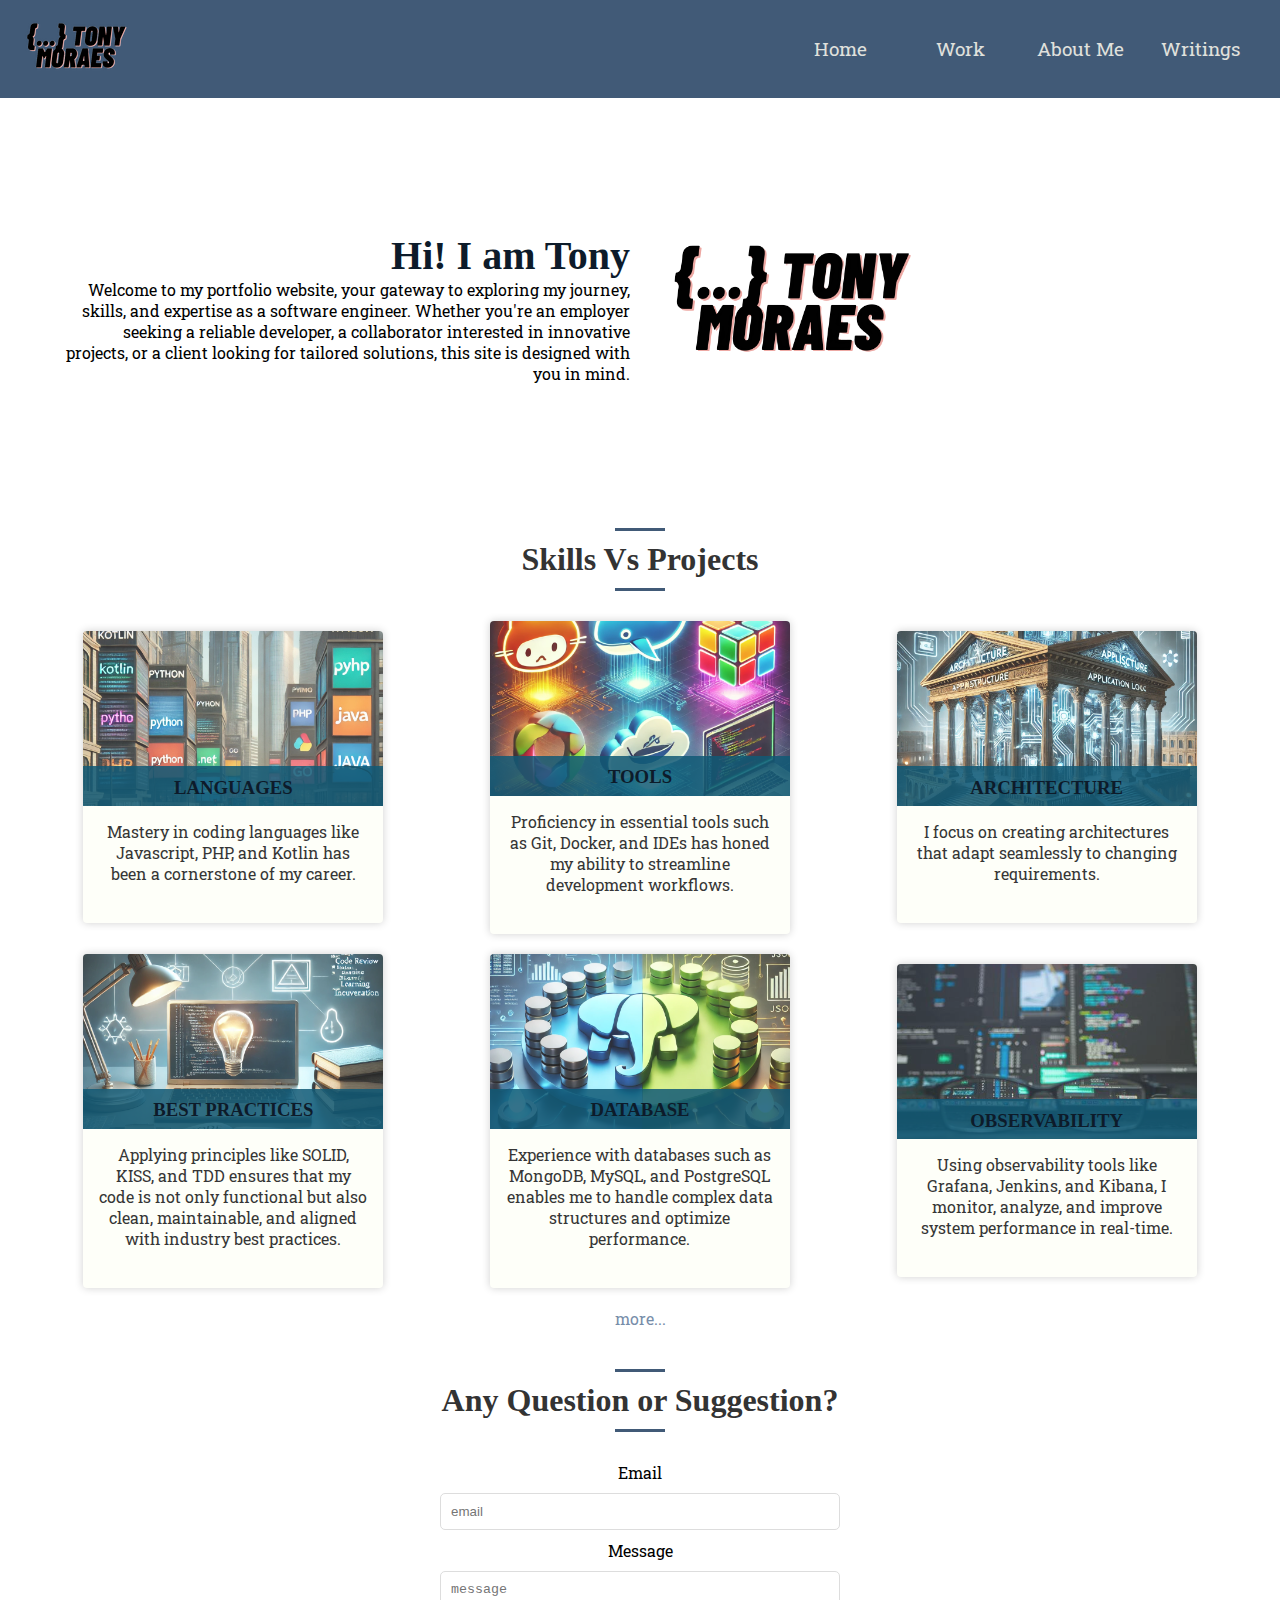
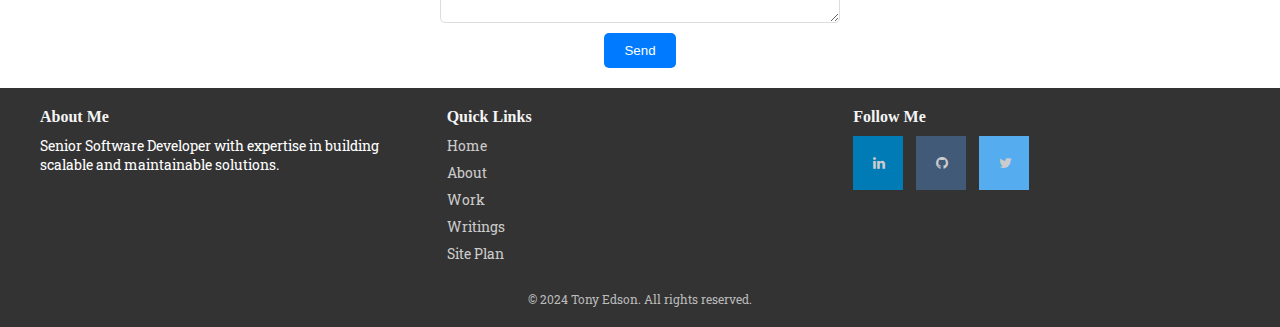
<file: portfolio/index.html>
<!DOCTYPE html>
<html lang="en">
<head>
    <meta charset="UTF-8">
    <meta name="viewport" content="width=device-width, initial-scale=1.0">
    <title>Portfolio</title>
    <link rel="stylesheet" href="styles/portfolio.css">
    <link rel="stylesheet" href="https://cdnjs.cloudflare.com/ajax/libs/font-awesome/4.7.0/css/font-awesome.min.css">
</head>
<body>
    <header>
        <div class="logo">
            <a href="index.html" class="logo">
                <img src="images/logo_120.png" alt="Tony Moraes">
            </a>
        </div>
        <div class="hamburger">&#9776;</div>
        <nav>
            <a href="index.html">Home</a>
            <a href="work.html">Work</a>
            <a href="about.html">About Me</a>
            <a href="writings.html">Writings</a>
        </nav>
    </header>
    <main>
        <section class="hero">
            <div class="hero-content">
                <h1>Hi! I am Tony</h1>
                <p>Welcome to my portfolio website, your gateway to exploring my journey, skills, 
                    and expertise as a software engineer. Whether you're an employer seeking a 
                    reliable developer, a collaborator interested in innovative projects, or a 
                    client looking for tailored solutions, this site is designed with you in mind.</p>
            </div>
            <div class="hero-img">
                <img src="images/logo.png" alt="">
            </div>
        </section>
        <section class="skills-projects">
            <h2 class="section-title">Skills Vs Projects</h2>
            <div class="grid">
                <a class="card" href="#">
                    <span class="card-header card- card-languages">
                        <span class="card-title">
                            <h3>Languages</h3>
                        </span>
                    </span>
                    <span class="card-summary">
                        Mastery in coding languages like Javascript, PHP, and Kotlin has been a cornerstone of my career.
                    </span>
                </a>
                <a class="card" href="#">
                    <span class="card-header card-tools">
                        <span class="card-title">
                            <h3>Tools</h3>
                        </span>
                    </span>
                    <span class="card-summary">
                        Proficiency in essential tools such as Git, Docker, and IDEs has honed my ability to streamline development workflows. 
                    </span>
                </a>
                <a class="card" href="#">
                    <span class="card-header card-architecture">
                        <span class="card-title">
                            <h3>Architecture</h3>
                        </span>
                    </span>
                    <span class="card-summary">
                        I focus on creating architectures that adapt seamlessly to changing requirements.
                    </span>
                </a>
                <a class="card" href="#">
                    <span class="card-header card-practices">
                        <span class="card-title">
                            <h3>Best Practices</h3>
                        </span>
                    </span>
                    <span class="card-summary">
                        Applying principles like SOLID, KISS, and TDD ensures that my code is not only functional but also clean, maintainable, and aligned with industry best practices.
                    </span>
                </a>
                <a class="card" href="#">
                    <span class="card-header card-database">
                        <span class="card-title">
                            <h3>Database</h3>
                        </span>
                    </span>
                    <span class="card-summary">
                        Experience with databases such as MongoDB, MySQL, and PostgreSQL enables me to handle complex data structures and optimize performance.
                    </span>
                </a>
                <a class="card" href="#">
                    <span class="card-header card-observability">
                        <span class="card-title">
                            <h3>Observability</h3>
                        </span>
                    </span>
                    <span class="card-summary">
                        Using observability tools like Grafana, Jenkins, and Kibana, I monitor, analyze, and improve system performance in real-time.
                    </span>
                </a>
            </div>
            <a href="#more" class="more">more...</a>
        </section>
        <section class="contact">
            <h2 class="section-title">Any Question or Suggestion?</h2>
            <form>
                <label for="email">Email</label>
                <input type="email" id="email" name="email" placeholder="email">
                <label for="message">Message</label>
                <textarea id="message" name="message" placeholder="message"></textarea>
                <button type="submit">Send</button>
            </form>
        </section>
    </main>
    <footer>
        <div class="footer-container">
            <div class="footer-section">
                <h4>About Me</h4>
                <p>Senior Software Developer with expertise in building scalable and maintainable solutions.</p>
            </div>
            <div class="footer-section">
                <h4>Quick Links</h4>
                <ul>
                    <li><a href="index.html">Home</a></li>
                    <li><a href="about.html">About</a></li>
                    <li><a href="work.html">Work</a></li>
                    <li><a href="writings.html">Writings</a></li>
                    <li><a href="site-plan.html">Site Plan</a></li>
                </ul>
            </div>
            <div class="footer-section">
                <h4>Follow Me</h4>
                <div class="social-links">
                    <a href="https://www.linkedin.com/in/tony-morais/" class="fa fa-linkedin" target="_blank"></a>
                    <a href="https://github.com/tonylds1/" class="fa fa-github" target="_blank"></a>
                    <a href="https://x.com/tonydev82" class="fa fa-twitter" target="_blank"></a>
                </div>
            </div>
        </div>
        <div class="footer-bottom">
            <p>© 2024 Tony Edson. All rights reserved.</p>
        </div>
    </footer>
    <script>
        const hamburger = document.querySelector('.hamburger');
        const nav = document.querySelector('nav');
      
        hamburger.addEventListener('click', () => {
          nav.classList.toggle('show');
        });
      </script>
</body>
</html>
</file>
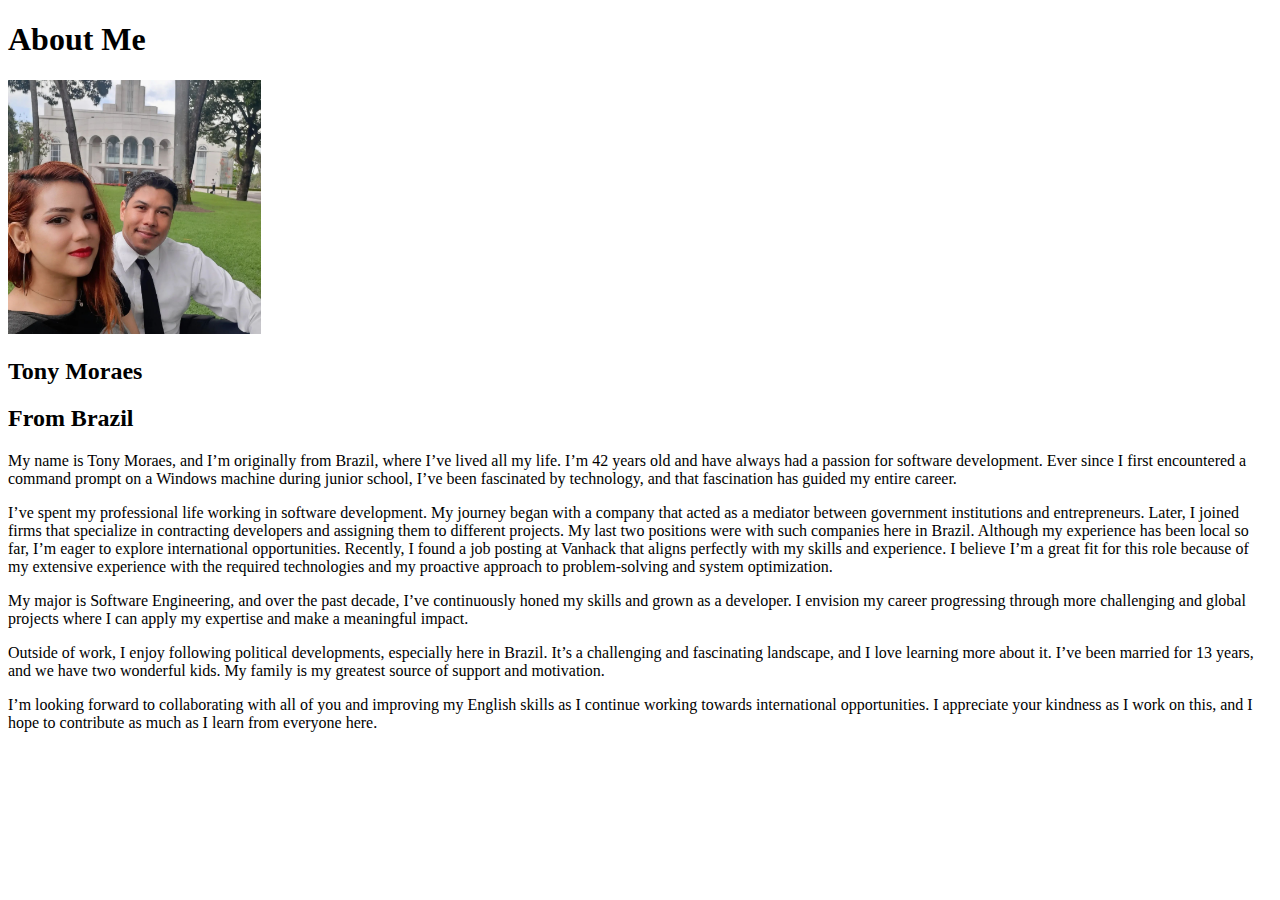
<file: w01/index.html>
<!DOCTYPE html>
<html lang="en">
<head>
    <meta charset="UTF-8">
    <meta name="viewport" content="width=device-width, initial-scale=1.0">
    <title>All About Me</title>
</head>
<body>
    <h1>About Me</h1>
    <img alt="Image of me?" src="images/me.png" style="width: 20%;" >
    <h2>Tony Moraes</h2>
    <h2>From Brazil</h2>
    <p>
        My name is Tony Moraes, and I’m originally from Brazil, where I’ve lived all my life. 
        I’m 42 years old and have always had a passion for software development. Ever since I 
        first encountered a command prompt on a Windows machine during junior school, I’ve been 
        fascinated by technology, and that fascination has guided my entire career.
    </p>
    <p>
        I’ve spent my professional life working in software development. My journey began with a 
        company that acted as a mediator between government institutions and entrepreneurs. Later, 
        I joined firms that specialize in contracting developers and assigning them to different 
        projects. My last two positions were with such companies here in Brazil. Although my experience 
        has been local so far, I’m eager to explore international opportunities. Recently, I found a 
        job posting at Vanhack that aligns perfectly with my skills and experience. I believe I’m a 
        great fit for this role because of my extensive experience with the required technologies and 
        my proactive approach to problem-solving and system optimization.
    </p>
    <p>
        My major is Software Engineering, and over the past decade, I’ve continuously honed my skills and 
        grown as a developer. I envision my career progressing through more challenging and global projects 
        where I can apply my expertise and make a meaningful impact.
    </p>
    <p>
        Outside of work, I enjoy following political developments, especially here in Brazil. It’s a 
        challenging and fascinating landscape, and I love learning more about it. I’ve been married for 
        13 years, and we have two wonderful kids. My family is my greatest source of support and motivation.
    </p>
    <p>
        I’m looking forward to collaborating with all of you and improving my English skills as I continue 
        working towards international opportunities. I appreciate your kindness as I work on this, and I hope 
        to contribute as much as I learn from everyone here.
    </p>
</body>
</html>
</file>
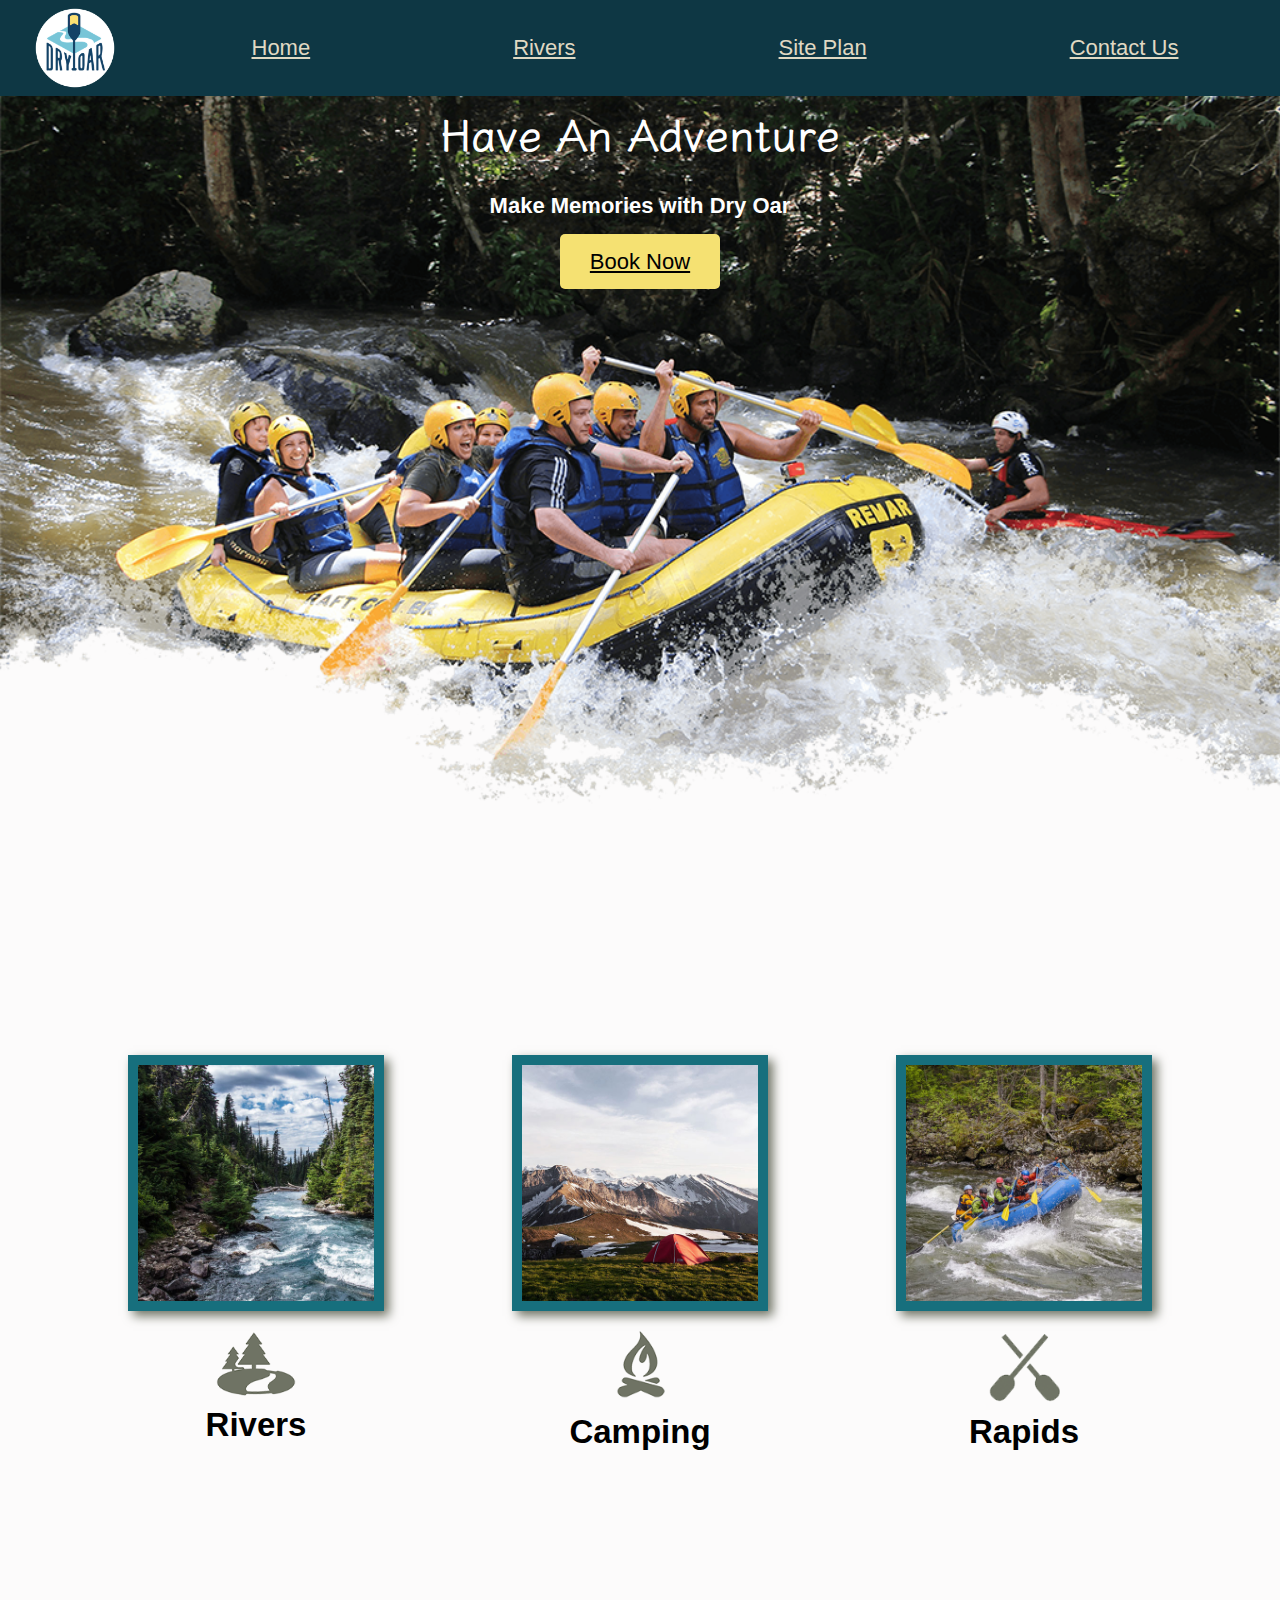
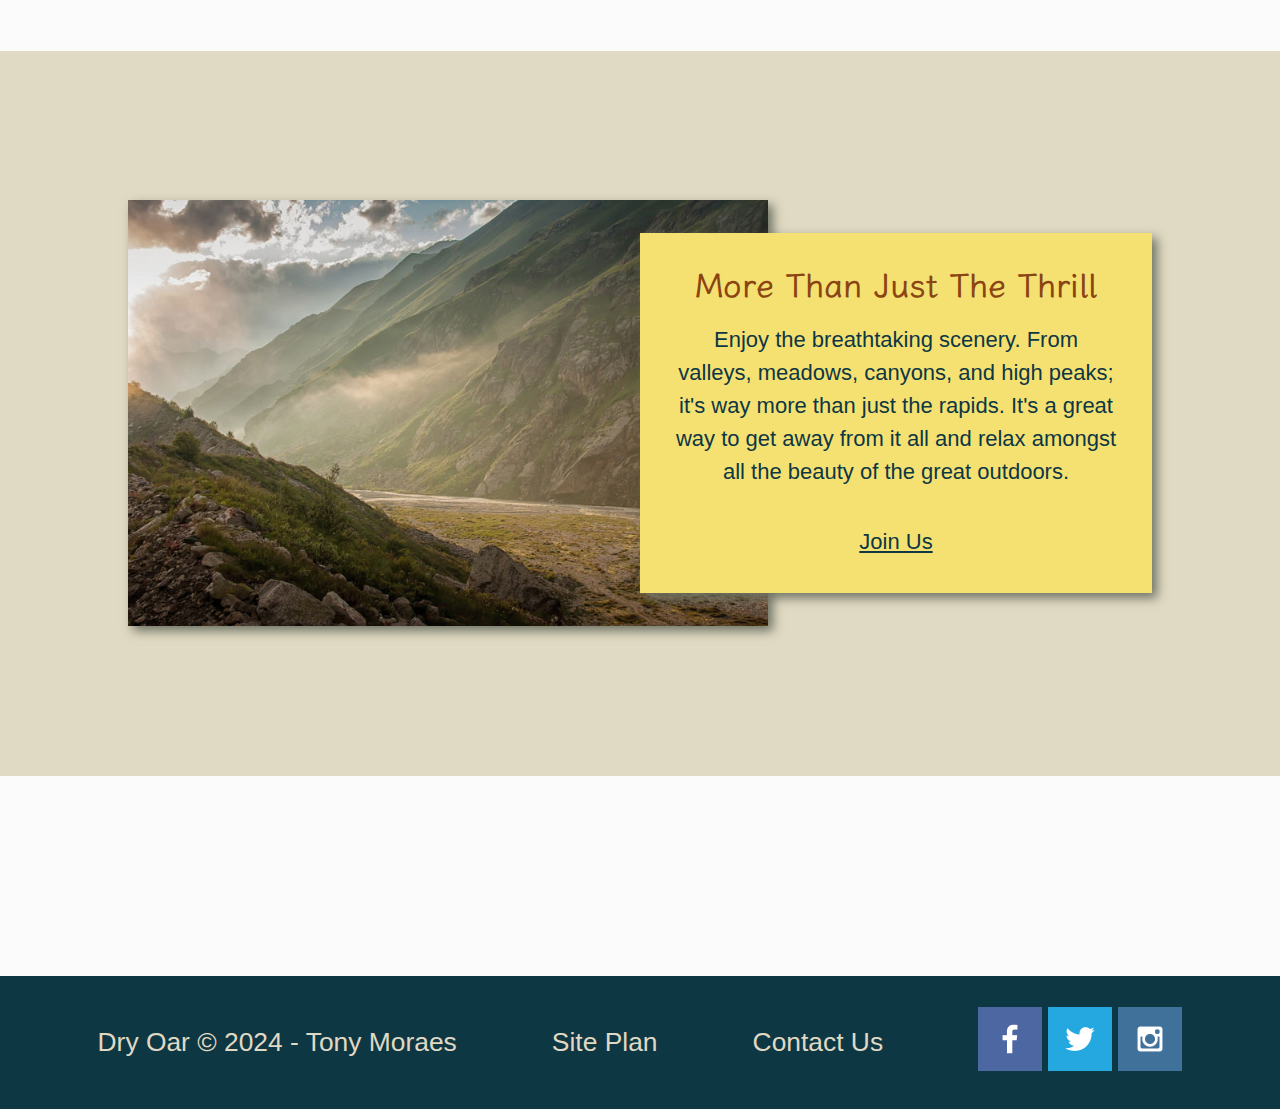
<file: wwr/index.html>
<!DOCTYPE html>
<html lang="en">
<head>
    <meta charset="UTF-8">
    <meta name="viewport" content="width=device-width, initial-scale=1.0">
    <title>DocumentWhitewater Rafting Vacations | Dry Oar Boating | Home</title>
    <link rel="stylesheet" href="styles/style.css">
</head>
    <body>
        <div id="content">
            <header>
                <a id="logo_link" href="index.html">
                    <img class="logo" src="images/logo.png" alt="Dry Oar Logo">
                </a>
                <nav>
                    <a href="index.html">Home</a>
                    <a href="rivers.html">Rivers</a>
                    <a href="site-plan-rafting.html">Site Plan</a>
                    <a href="contactus.html">Contact Us</a>
                </nav>
            </header>
            <div id="hero">
                <div id="hero-box">
                    <img id="hero-img" src="images/hero.png" alt="People enjoying white water rafting">
                </div>
                <section id="hero-msg">
                    <h1 class="home-title">Have An Adventure</h1>
                    <h4>Make Memories with Dry Oar </h4>
                    <div class='button-box'>
                        <a class='book' href="contactus.html">Book Now</a>
                    </div>
                </section>
            </div>
            <main class="home-grid">
                <section class="rivers-card">
                    <img class="card-img" src="images/rivers.jpg" alt="river in forest">
                    <img class="icon" src="images/river_icon.png" alt="river icon">
                    <h2>Rivers</h2>
                </section>
                <section class="camping-card">
                    <img class="card-img" src="images/camping.jpg" alt="tent in mountains">
                    <img class="icon" src="images/fire_icon.png" alt="fire icon">
                    <h2>Camping</h2>
                </section>
                <section class="rapids-card">
                    <img class="card-img" src="images/rapids.jpg" alt="rafting boat">
                    <img class="icon" src="images/oars.png" alt="oars icon">
                    <h2>Rapids</h2>
                </section>
                <div id="background"></div>
                <img class="mountains" src="images/mountains.jpg" alt="Misty mountains">
                <section class="msg">
                    <h2>More Than Just The Thrill</h2>
                    <p>Enjoy the breathtaking scenery. From valleys, meadows, canyons, and high peaks; it's way more than just the rapids. It's a great way to get away from it all and relax amongst all the beauty of the great outdoors. </p>
                    <a class='join' href="rivers.html">Join Us</a>
                </section>
            </main>
            <footer>
                <p>Dry Oar &copy; 2024 - Tony Moraes</p>
                <p><a href="site-plan-rafting.html">Site Plan</a></p>
                <p><a href="contactus.html">Contact Us</a></p>
                <div class="social">
                    <a href="https://facebook.com" target="_blank">
                        <img src="images/facebook.png" alt="fb icon">
                    </a>
                    <a href="https://twitter.com" target="_blank">
                        <img src="images/twitter.png" alt="twitter icon">
                    </a>
                    <a href="https://instagram.com" target="_blank">
                        <img src="images/instagram.png" alt="instagram icon">
                    </a>
                </div>
            </footer>
        </div>
    </body>  
</html>
</file>
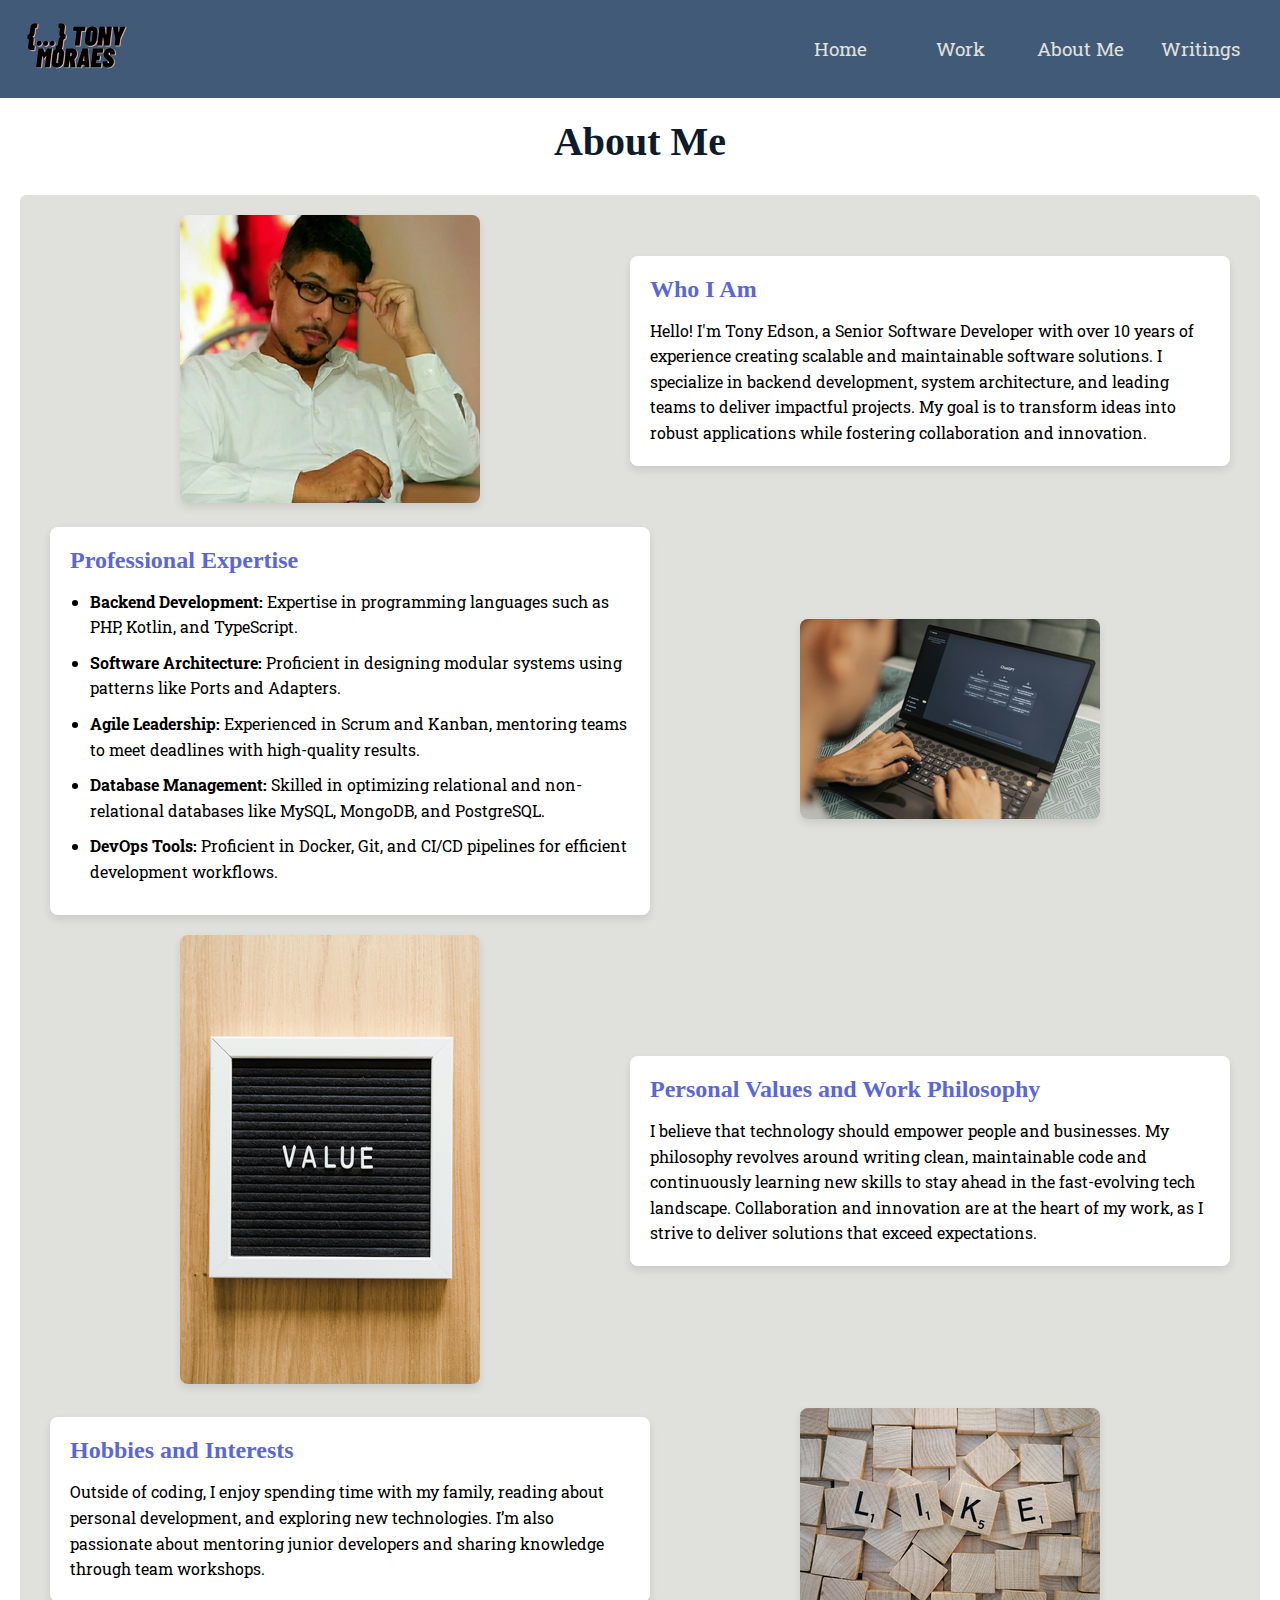
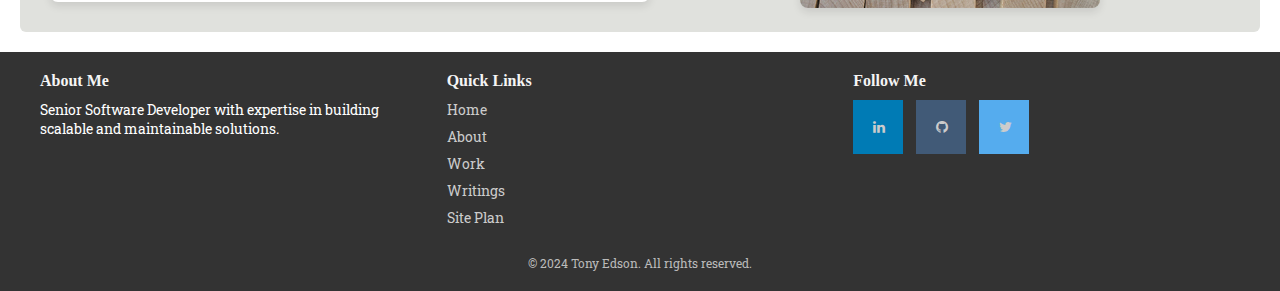
<file: portfolio/about.html>
<!DOCTYPE html>
<html lang="en">
<head>
    <meta charset="UTF-8">
    <meta name="viewport" content="width=device-width, initial-scale=1.0">
    <title>Portfolio</title>
    <link rel="stylesheet" href="styles/portfolio.css">
    <link rel="stylesheet" href="https://cdnjs.cloudflare.com/ajax/libs/font-awesome/4.7.0/css/font-awesome.min.css">
</head>
<body>
    <header>
        <div class="logo">
            <a href="index.html" class="logo">
                <img src="images/logo_120.png" alt="Tony Moraes">
            </a>
        </div>
        <div class="hamburger">&#9776;</div>
        <nav>
            <a href="index.html">Home</a>
            <a href="work.html">Work</a>
            <a href="about.html">About Me</a>
            <a href="writings.html">Writings</a>
        </nav>
    </header>
    <main>
        <section class="about">
            <h1>About Me</h1>
            <div class="content">
                <div class="row">
                    <div class="image-block">
                        <img src="images/me.png" alt="Professional Photo">
                    </div>
                    <div class="text-block">
                        <h2>Who I Am</h2>
                        <p>Hello! I'm Tony Edson, a Senior Software Developer with over 10 years of experience creating scalable and maintainable software solutions. I specialize in backend development, system architecture, and leading teams to deliver impactful projects. My goal is to transform ideas into robust applications while fostering collaboration and innovation.</p>
                    </div>
                </div>
                <div class="row">
                        <div class="image-block">
                            <img src="images/gpt-screen.png" alt="Professional Photo">
                        </div>
                        <div class="text-block">
                            <h2>Professional Expertise</h2>
                            <ul>
                                <li><strong>Backend Development:</strong> Expertise in programming languages such as PHP, Kotlin, and TypeScript.</li>
                                <li><strong>Software Architecture:</strong> Proficient in designing modular systems using patterns like Ports and Adapters.</li>
                                <li><strong>Agile Leadership:</strong> Experienced in Scrum and Kanban, mentoring teams to meet deadlines with high-quality results.</li>
                                <li><strong>Database Management:</strong> Skilled in optimizing relational and non-relational databases like MySQL, MongoDB, and PostgreSQL.</li>
                                <li><strong>DevOps Tools:</strong> Proficient in Docker, Git, and CI/CD pipelines for efficient development workflows.</li>
                            </ul>
                        </div>
                </div>
                <div class="row">
                    <div class="image-block">
                        <img src="images/values.png" alt="Technologies Showcase">
                    </div>
                    <div class="text-block">
                        <h2>Personal Values and Work Philosophy</h2>
                        <p>I believe that technology should empower people and businesses. My philosophy revolves around writing clean, maintainable code and continuously learning new skills to stay ahead in the fast-evolving tech landscape. Collaboration and innovation are at the heart of my work, as I strive to deliver solutions that exceed expectations.</p>
                    </div>
                </div>
                <div class="row">
                    <div class="image-block">
                        <img src="images/hobbies.png" alt="Team Collaboration">
                    </div>
                    <div class="text-block">
                        <h2>Hobbies and Interests</h2>
                        <p>Outside of coding, I enjoy spending time with my family, reading about personal development, and exploring new technologies. I’m also passionate about mentoring junior developers and sharing knowledge through team workshops.</p>
                    </div>
                </div>
            </div>
        </section>
    </main>
    <footer>
        <div class="footer-container">
            <div class="footer-section">
                <h4>About Me</h4>
                <p>Senior Software Developer with expertise in building scalable and maintainable solutions.</p>
            </div>
            <div class="footer-section">
                <h4>Quick Links</h4>
                <ul>
                    <li><a href="index.html">Home</a></li>
                    <li><a href="about.html">About</a></li>
                    <li><a href="work.html">Work</a></li>
                    <li><a href="writings.html">Writings</a></li>
                    <li><a href="site-plan.html">Site Plan</a></li>
                </ul>
            </div>
            <div class="footer-section">
                <h4>Follow Me</h4>
                <div class="social-links">
                    <a href="https://www.linkedin.com/in/tony-morais/" class="fa fa-linkedin" target="_blank"></a>
                    <a href="https://github.com/tonylds1/" class="fa fa-github" target="_blank"></a>
                    <a href="https://x.com/tonydev82" class="fa fa-twitter" target="_blank"></a>
                </div>
            </div>
        </div>
        <div class="footer-bottom">
            <p>© 2024 Tony Edson. All rights reserved.</p>
        </div>
    </footer>
    
</body>
</html>
</file>
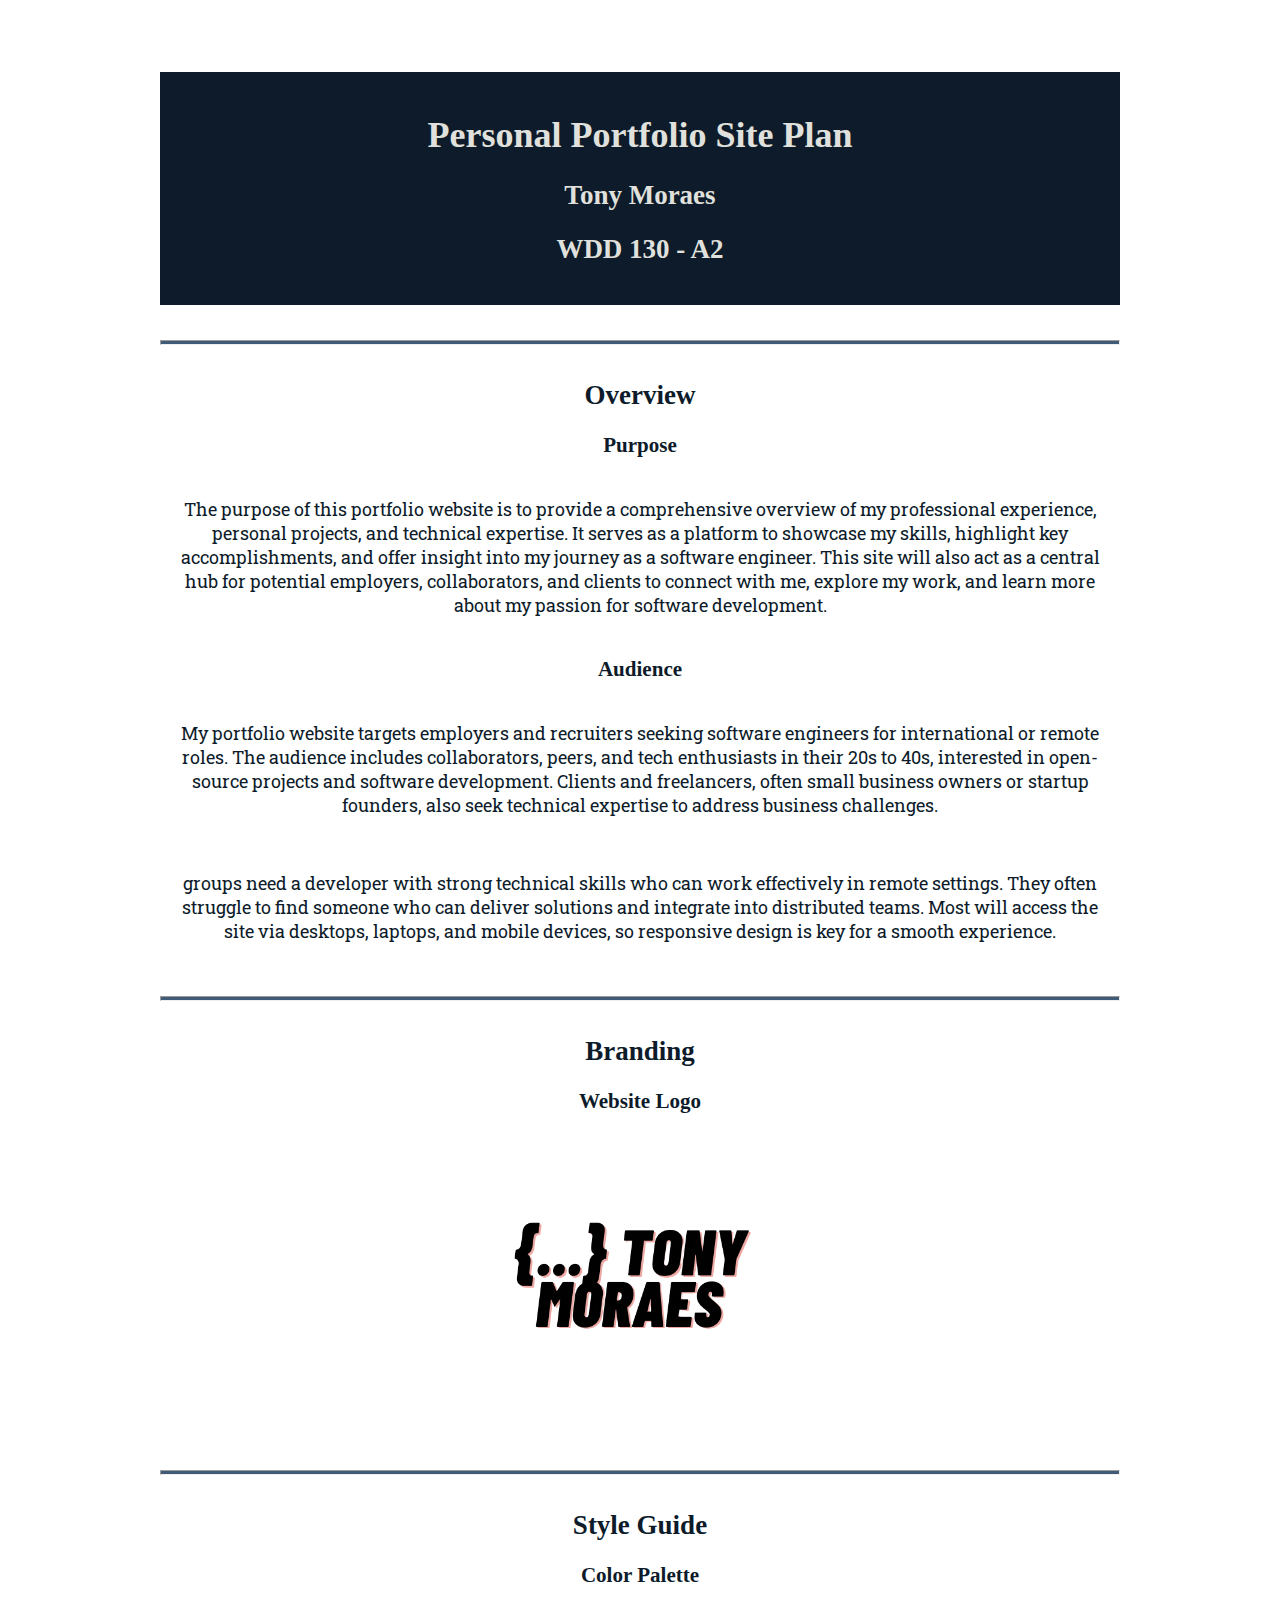
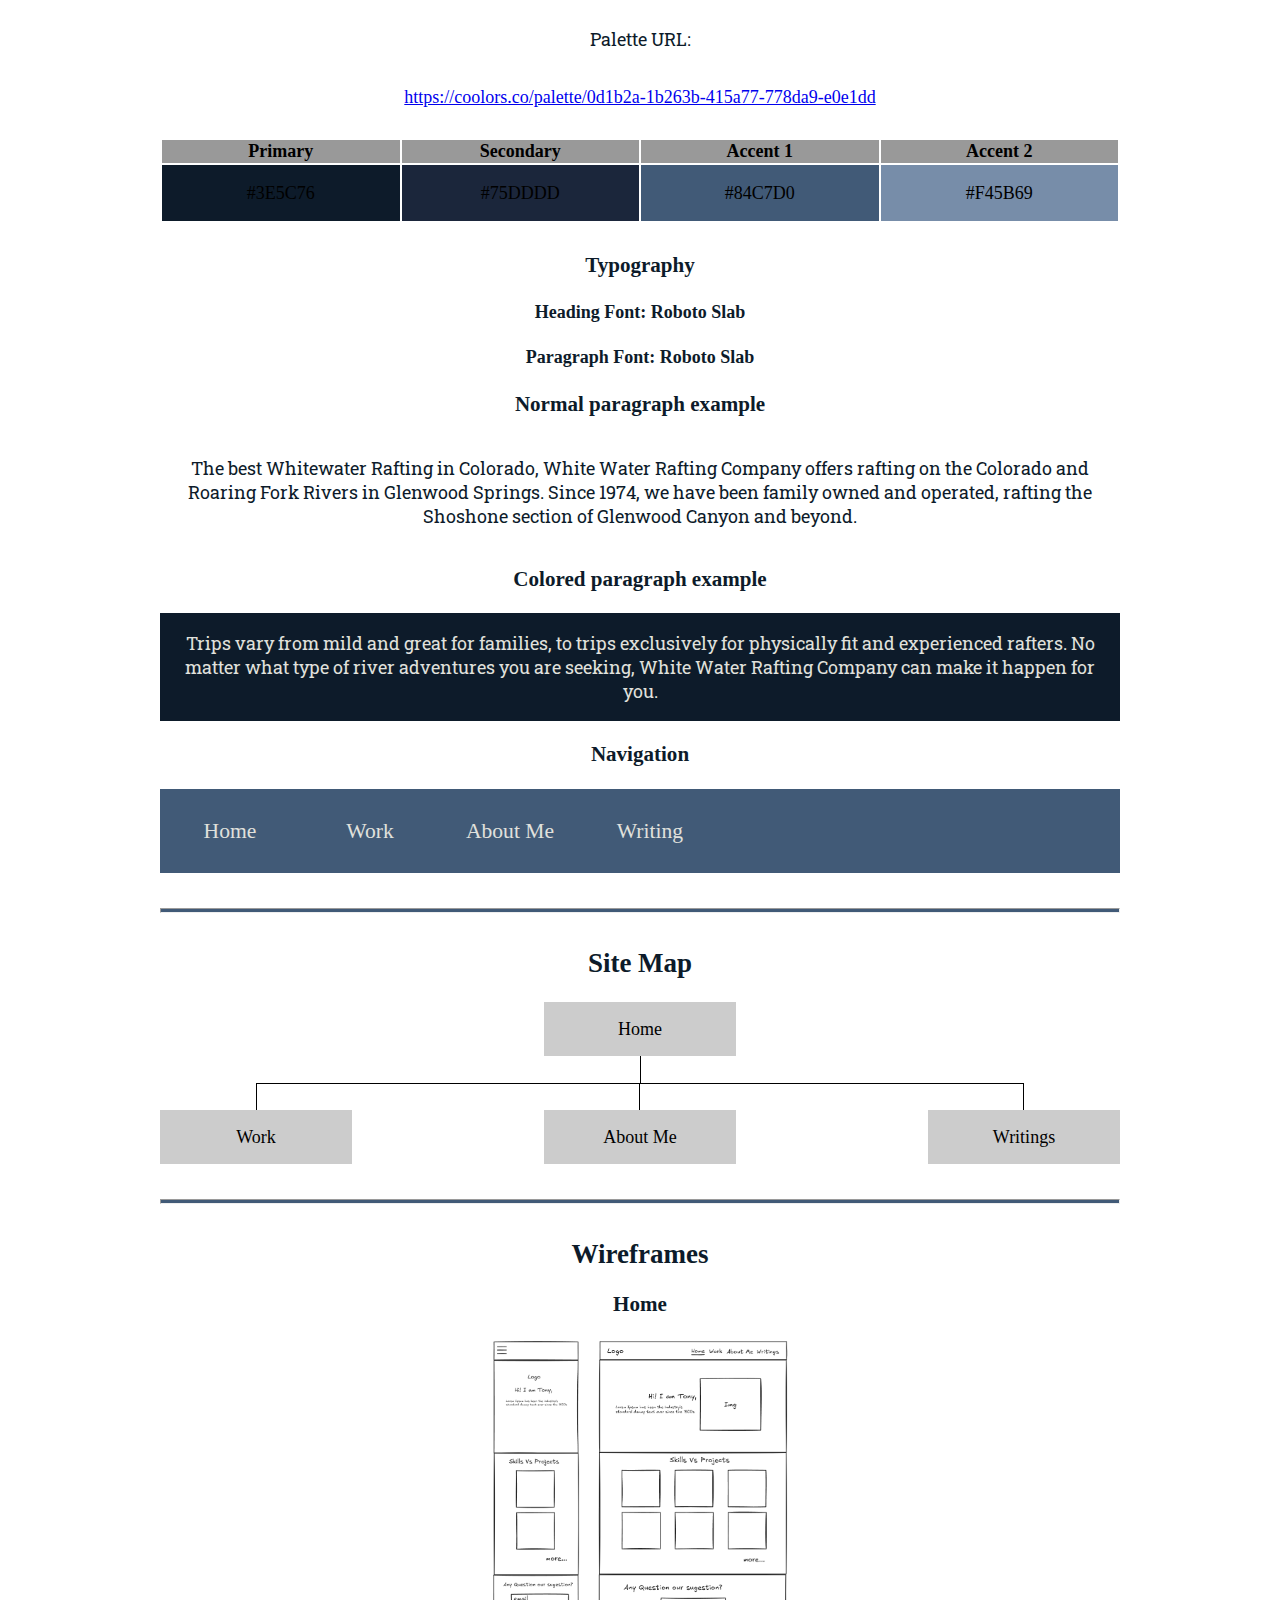
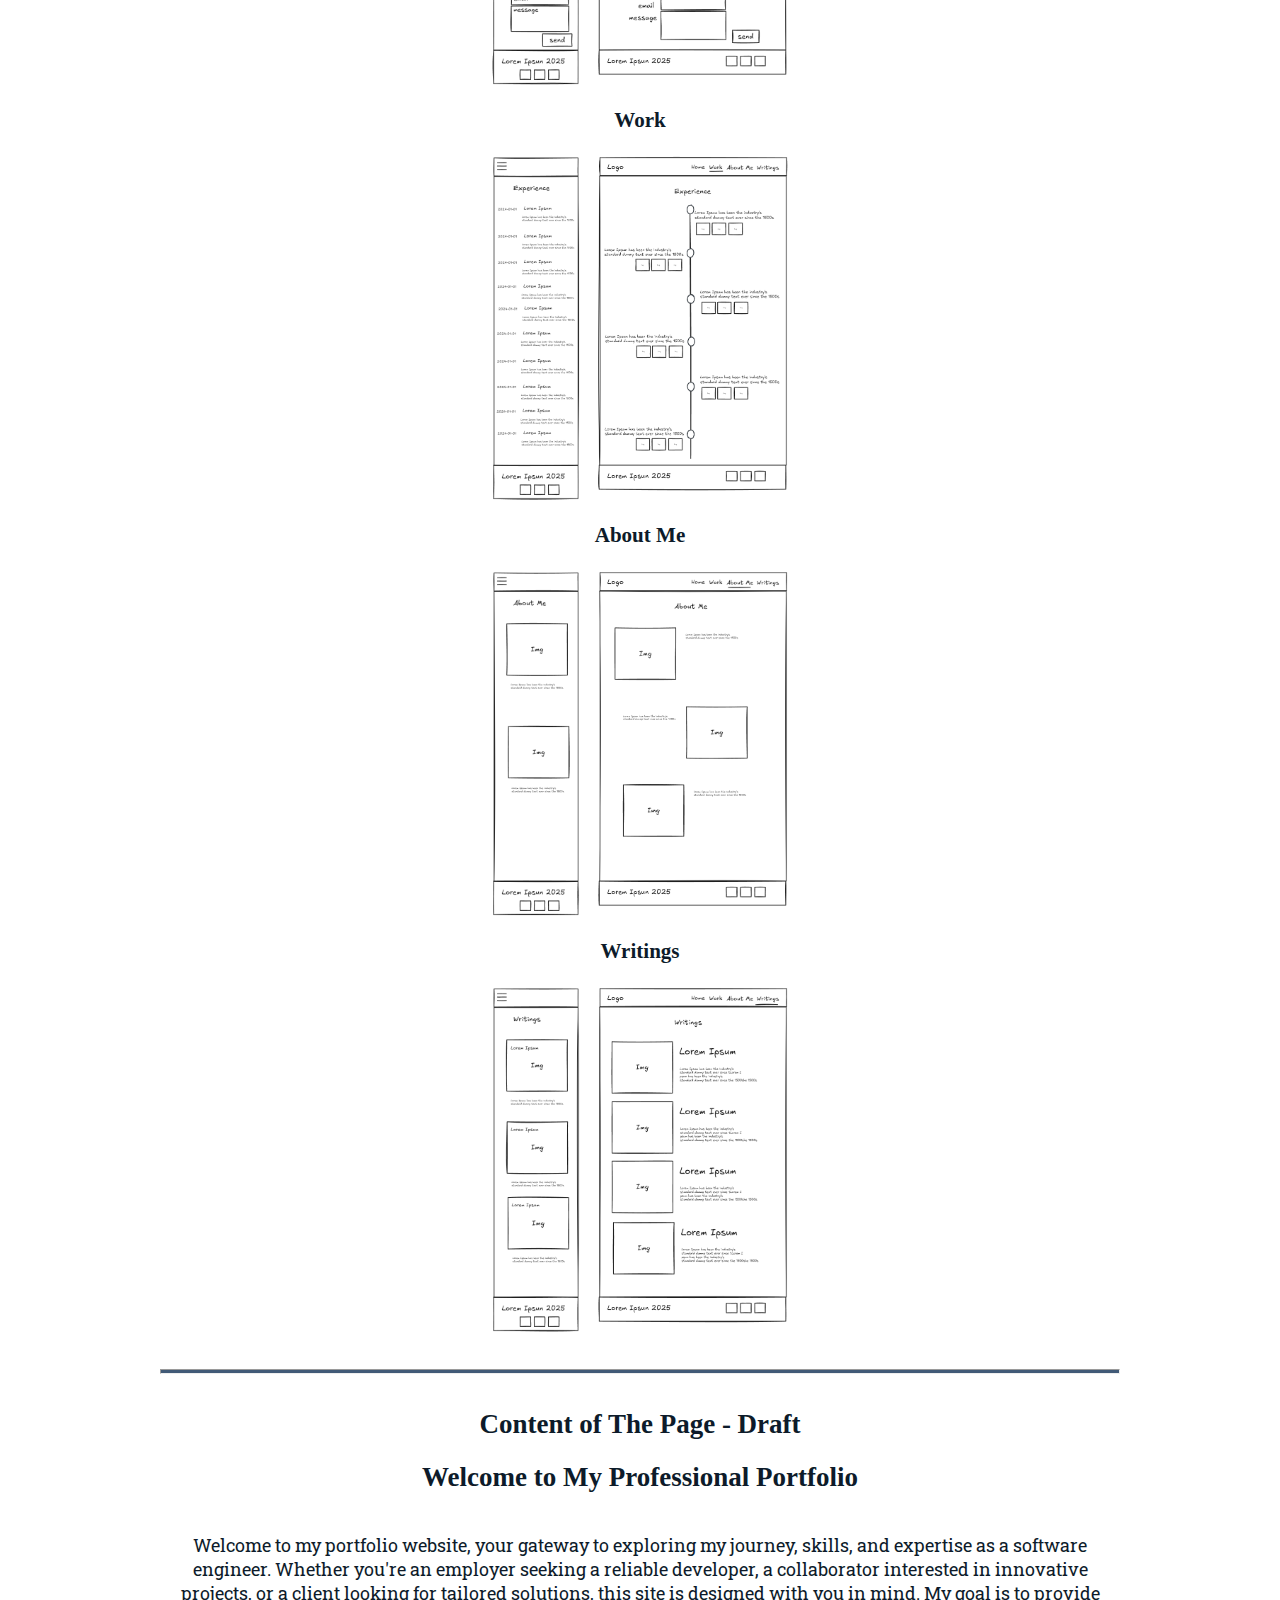
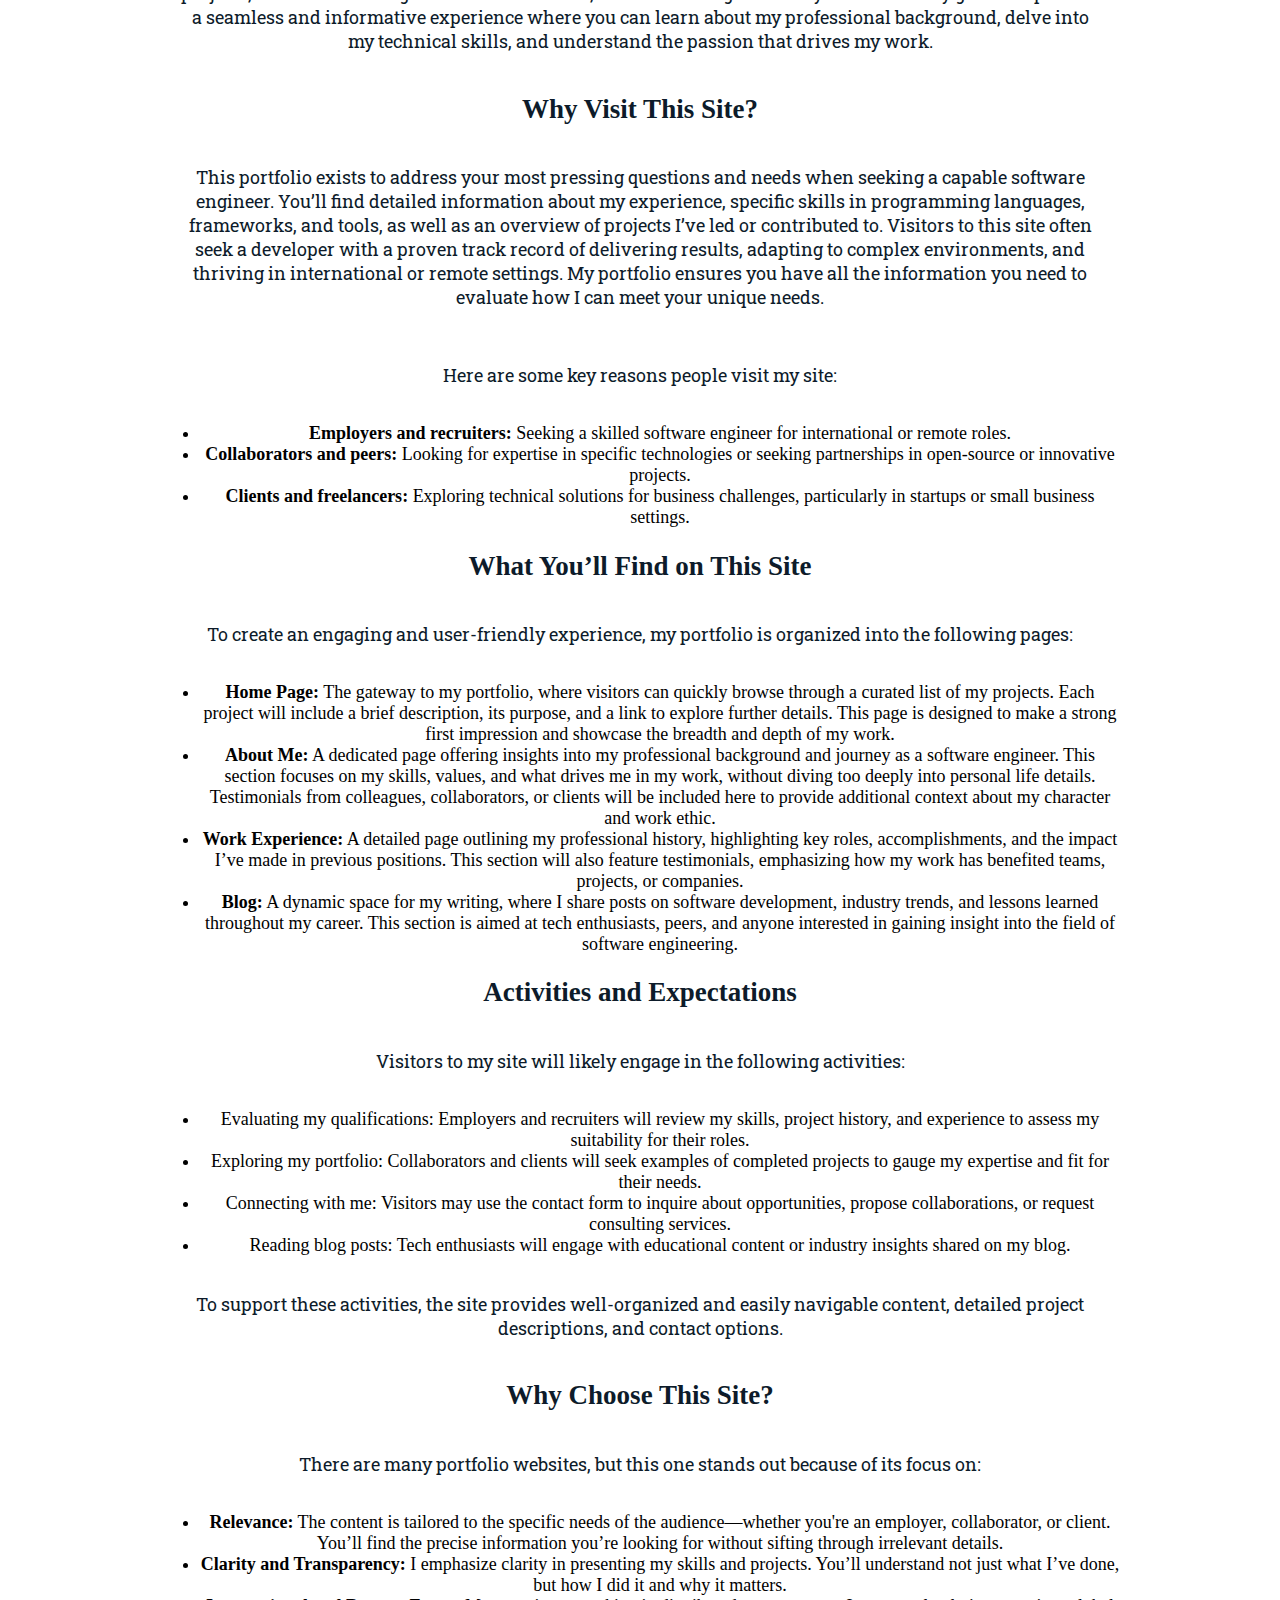
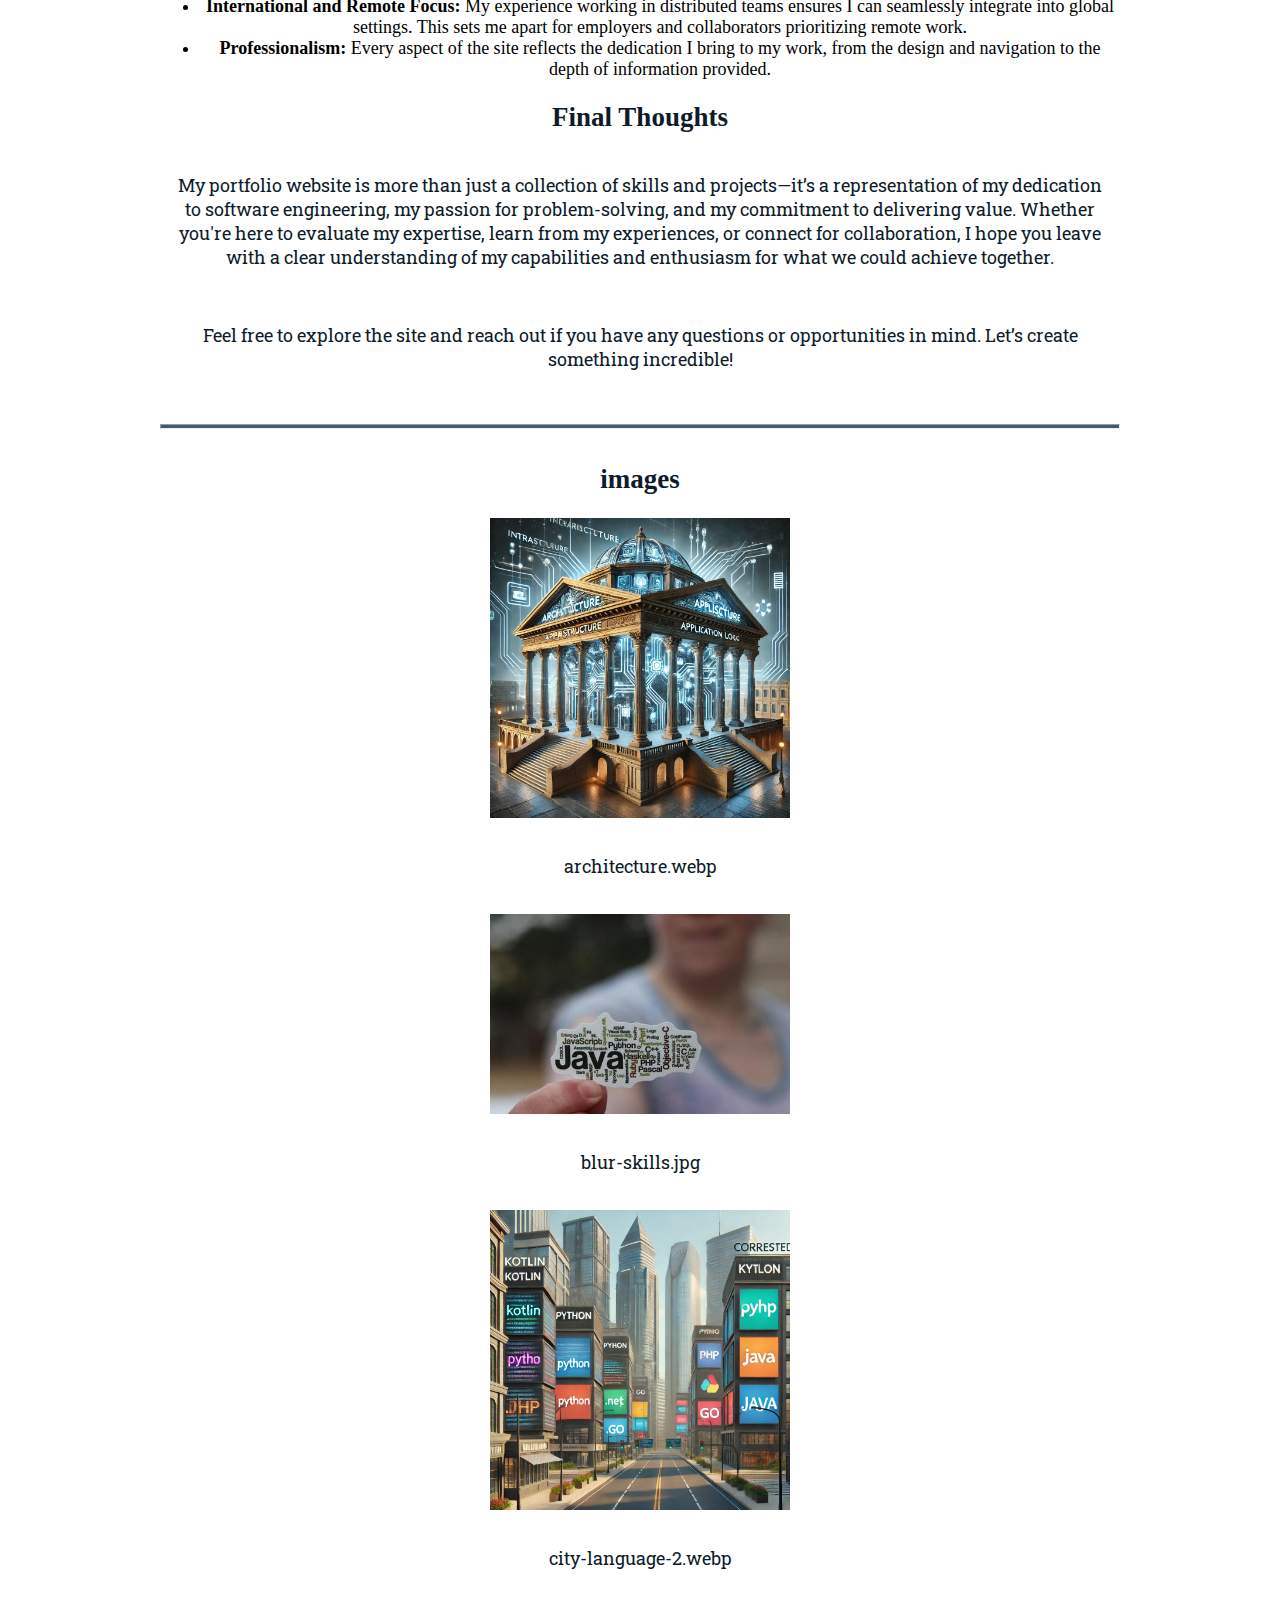
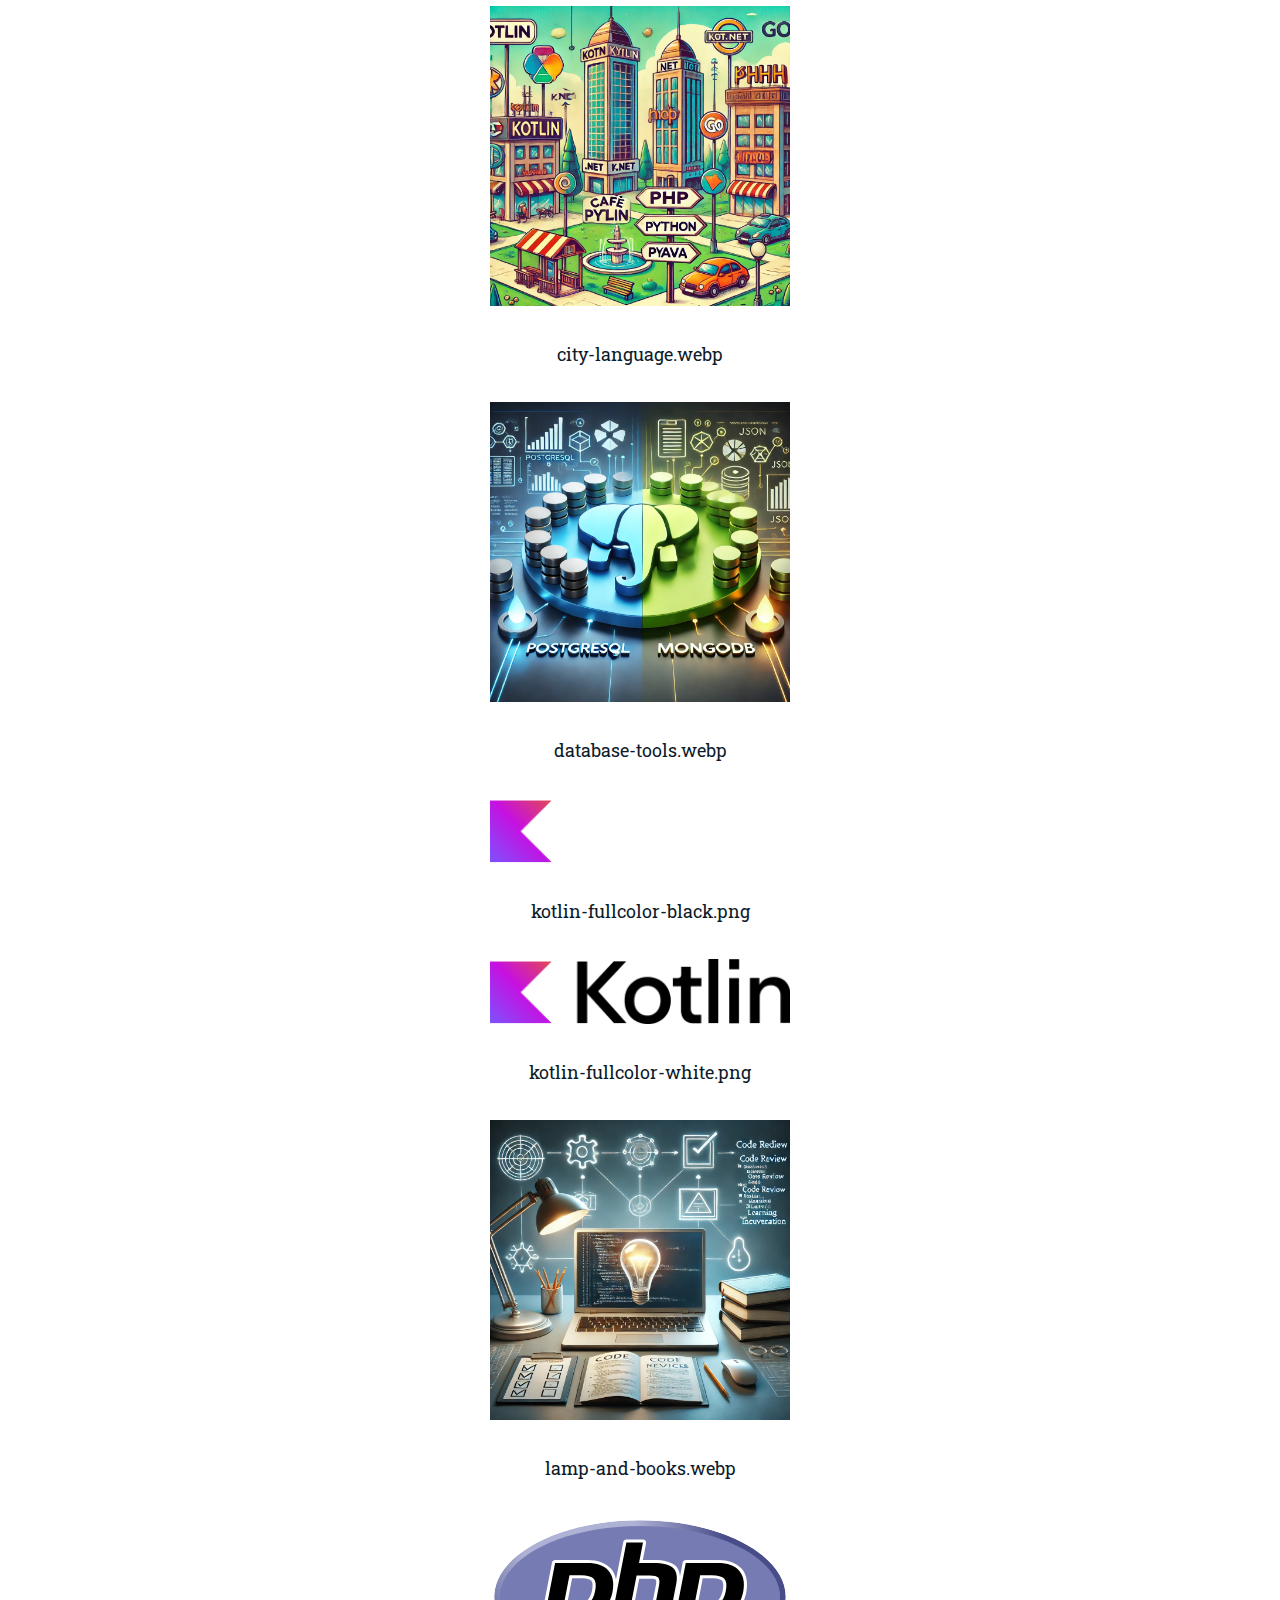
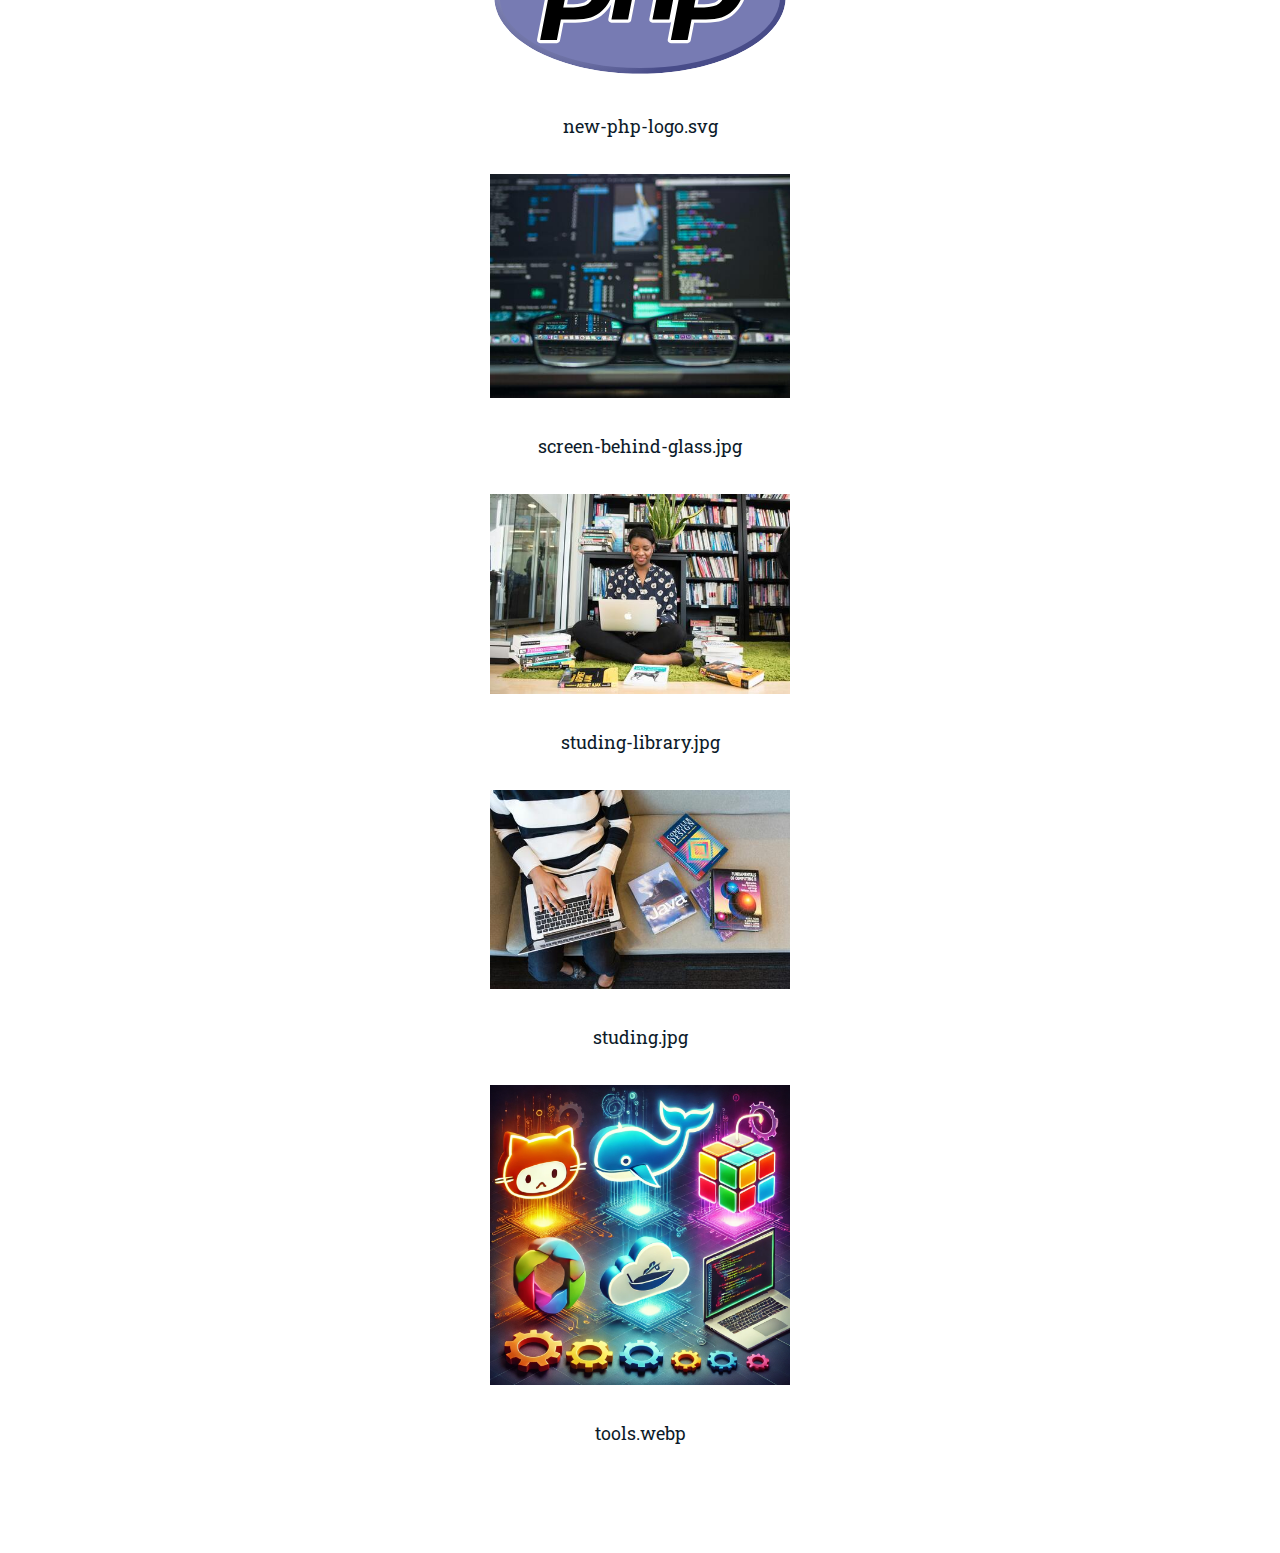
<file: portfolio/site-plan.html>
<!DOCTYPE html>
<html lang="en-us">

<head>
  <meta charset="utf-8" />
  <title>Site Plan</title>
  <link type="text/css" rel="stylesheet" href="styles/site-plan.css" />
</head>

<body>
  <header>
    <h1>Personal Portfolio Site Plan</h1>
    <h2>Tony Moraes</h2>
    <h2>WDD 130 - A2</h2>
    <!-- In the header above, add the name of your site, your name and class number. For example if you are in section 3 you would put WDD 130-03 -->
  </header>
  <main>
    <!-- ------------------------Steps 2-5------------------------------ -->
    <hr />
    <h2>Overview</h2>
    <h3>Purpose</h3>
    <p>The purpose of this portfolio website is to provide a comprehensive overview of my professional 
        experience, personal projects, and technical expertise. It serves as a platform to showcase my 
        skills, highlight key accomplishments, and offer insight into my journey as a software engineer. 
        This site will also act as a central hub for potential employers, collaborators, and clients to 
        connect with me, explore my work, and learn more about my passion for software development.</p>
    <!-- change this -->

    <h3>Audience</h3>
    <p>
        My portfolio website targets employers and recruiters seeking software engineers for international 
        or remote roles. The audience includes collaborators, peers, and tech enthusiasts in their 20s to 40s,
         interested in open-source projects and software development. Clients and freelancers, often small 
         business owners or startup founders, also seek technical expertise to address business challenges.
    </p>
    <p> 
        groups need a developer with strong technical skills who can work effectively in remote settings. 
        They often struggle to find someone who can deliver solutions and integrate into distributed teams. 
        Most will access the site via desktops, laptops, and mobile devices, so responsive design is key for 
        a smooth experience.
    </p>
    <!-- change this -->

    <hr />
    <h2>Branding</h2>
    <h3>Website Logo</h3>
    <!-- Replace this with some sort of logo for your site.  A logo can be as simple as the name of your site in a nice font :) -->
    <img src="images/logo.png" alt="Logo image" />
    <hr />
    <h2>Style Guide</h2>

    <!-- ------------------------Steps 6-9------------------------------ -->

    <h3>Color Palette</h3>
    <!--  The colors you choose for a website are one of the most important decisions you will make. Follow the instructions on the activity in Canvas then return and replace the color codes below with the hex color codes (the 6 digit numbers that show at the bottom of each color) for the colors you have chosen below.  You should have at least 2 colors but do not have to fill in all 4 if you do not need them.  -->

    <!-- Copy and paste the URL to your finished palette below. Replace the href value that is there with yours. Make sure to paste it into both the href value and the content text of the <a> tag -->
    <p>Palette URL:</p>
    <a href="https://coolors.co/palette/0d1b2a-1b263b-415a77-778da9-e0e1dd"
      target="_blank">https://coolors.co/palette/0d1b2a-1b263b-415a77-778da9-e0e1dd</a>

    <table class="colors">
      <tr>
        <th>Primary</th>
        <th>Secondary</th>
        <th>Accent 1</th>
        <th>Accent 2</th>
      </tr>
      <!-- Replace the numbers in the boxes below with your hex color codes. Then switch to the site-plan.css file and change your colors there as well. -->
      <tr>
        <td class="primary">#3E5C76</td>
        <td class="secondary">#75DDDD</td>
        <td class="accent1">#84C7D0</td>
        <td class="accent2">#F45B69</td>
      </tr>
    </table>

    <!-- ------------------------Steps 10-12------------------------------ -->

    <h3>Typography</h3>
    <!-- Choose a font for your paragraphs (body copy) and headlines. What font(s) have you chosen? Think also about which of your colors above you might use for background and font colors. -->

    <h4>
      Heading Font: Roboto Slab
      <!-- change this -->
    </h4>
    <h4>
      Paragraph Font: Roboto Slab
      <!-- change this -->
    </h4>
    <h3>Normal paragraph example</h3>
    <p>
      The best Whitewater Rafting in Colorado, White Water Rafting Company
      offers rafting on the Colorado and Roaring Fork Rivers in Glenwood
      Springs. Since 1974, we have been family owned and operated, rafting the
      Shoshone section of Glenwood Canyon and beyond.
    </p>
    <h3>Colored paragraph example</h3>
    <p class="colored">
      Trips vary from mild and great for families, to trips exclusively for
      physically fit and experienced rafters. No matter what type of river
      adventures you are seeking, White Water Rafting Company can make it
      happen for you.
    </p>

    <!-- ------------------------Step 13------------------------------ -->

    <h3>Navigation</h3>
    <!-- Think about how you want your navigation bar to look. In the site-plan.css file change the colors to your colors to get the look you desire. -->
    <nav>
      <a href="#">Home</a>
      <a href="#">Work</a>
      <a href="#">About Me</a>
      <a href="#">Writing</a>
    </nav>
    <hr />
    <h2>Site Map</h2>
    <div class="sitemap">
      <div class="sm-home">Home</div>
      <div class="sm-page2">
        Work
      </div>
      <div class="sm-page3">About Me</div>
      <div class="sm-page4">Writings</div>

      <div class="top">&nbsp;</div>
      <div class="left">&nbsp;</div>
      <div class="right">&nbsp;</div>
    </div>
    <hr />
    <h2>Wireframes</h2>
    <!-- Create an additional wireframe for your site. List it here below the Home page wireframe. -->

    <h3>Home</h3>

    <img src="images/wf-portfolio-01.png" alt="home page wireframe" />

    <h3>Work</h3>
    <img src="images/wf-portfolio-02.png" alt="Work page wireframe" />
    <h3>About Me</h3>
    <img src="images/wf-portfolio-03.png" alt="About Me page wireframe" />
    <h3>Writings</h3>
    <img src="images/wf-portfolio-04.png" alt="Writings page wireframe" />

    <!-- <img src="#" alt="page 2 wireframe"> -->

    <hr />
    <h2>Content of The Page - Draft</h2>
    <h2>Welcome to My Professional Portfolio</h2>
    <p>Welcome to my portfolio website, your gateway to exploring my journey, skills, and expertise as a software engineer. Whether you're an employer seeking a reliable developer, a collaborator interested in innovative projects, or a client looking for tailored solutions, this site is designed with you in mind. My goal is to provide a seamless and informative experience where you can learn about my professional background, delve into my technical skills, and understand the passion that drives my work.</p>

    <h2>Why Visit This Site?</h2>
    <p>This portfolio exists to address your most pressing questions and needs when seeking a capable software engineer. You’ll find detailed information about my experience, specific skills in programming languages, frameworks, and tools, as well as an overview of projects I’ve led or contributed to. Visitors to this site often seek a developer with a proven track record of delivering results, adapting to complex environments, and thriving in international or remote settings. My portfolio ensures you have all the information you need to evaluate how I can meet your unique needs.</p>

    <p>Here are some key reasons people visit my site:</p>
    <ul>
        <li><strong>Employers and recruiters:</strong> Seeking a skilled software engineer for international or remote roles.</li>
        <li><strong>Collaborators and peers:</strong> Looking for expertise in specific technologies or seeking partnerships in open-source or innovative projects.</li>
        <li><strong>Clients and freelancers:</strong> Exploring technical solutions for business challenges, particularly in startups or small business settings.</li>
    </ul>

    <h2>What You’ll Find on This Site</h2>
    <p>To create an engaging and user-friendly experience, my portfolio is organized into the following pages:</p>
    <ul>
        <li><strong>Home Page:</strong> The gateway to my portfolio, where visitors can quickly browse through a curated list of my projects. Each project will include a brief description, its purpose, and a link to explore further details. This page is designed to make a strong first impression and showcase the breadth and depth of my work.</li>
        <li><strong>About Me:</strong> A dedicated page offering insights into my professional background and journey as a software engineer. This section focuses on my skills, values, and what drives me in my work, without diving too deeply into personal life details. Testimonials from colleagues, collaborators, or clients will be included here to provide additional context about my character and work ethic.</li>
        <li><strong>Work Experience:</strong> A detailed page outlining my professional history, highlighting key roles, accomplishments, and the impact I’ve made in previous positions. This section will also feature testimonials, emphasizing how my work has benefited teams, projects, or companies.</li>
        <li><strong>Blog:</strong> A dynamic space for my writing, where I share posts on software development, industry trends, and lessons learned throughout my career. This section is aimed at tech enthusiasts, peers, and anyone interested in gaining insight into the field of software engineering.</li>
    </ul>

    <h2>Activities and Expectations</h2>
    <p>Visitors to my site will likely engage in the following activities:</p>
    <ul>
        <li>Evaluating my qualifications: Employers and recruiters will review my skills, project history, and experience to assess my suitability for their roles.</li>
        <li>Exploring my portfolio: Collaborators and clients will seek examples of completed projects to gauge my expertise and fit for their needs.</li>
        <li>Connecting with me: Visitors may use the contact form to inquire about opportunities, propose collaborations, or request consulting services.</li>
        <li>Reading blog posts: Tech enthusiasts will engage with educational content or industry insights shared on my blog.</li>
    </ul>

    <p>To support these activities, the site provides well-organized and easily navigable content, detailed project descriptions, and contact options.</p>

    <h2>Why Choose This Site?</h2>
    <p>There are many portfolio websites, but this one stands out because of its focus on:</p>
    <ul>
        <li><strong>Relevance:</strong> The content is tailored to the specific needs of the audience—whether you're an employer, collaborator, or client. You’ll find the precise information you’re looking for without sifting through irrelevant details.</li>
        <li><strong>Clarity and Transparency:</strong> I emphasize clarity in presenting my skills and projects. You’ll understand not just what I’ve done, but how I did it and why it matters.</li>
        <li><strong>International and Remote Focus:</strong> My experience working in distributed teams ensures I can seamlessly integrate into global settings. This sets me apart for employers and collaborators prioritizing remote work.</li>
        <li><strong>Professionalism:</strong> Every aspect of the site reflects the dedication I bring to my work, from the design and navigation to the depth of information provided.</li>
    </ul>

    <h2>Final Thoughts</h2>
    <p>My portfolio website is more than just a collection of skills and projects—it’s a representation of my dedication to software engineering, my passion for problem-solving, and my commitment to delivering value. Whether you're here to evaluate my expertise, learn from my experiences, or connect for collaboration, I hope you leave with a clear understanding of my capabilities and enthusiasm for what we could achieve together.</p>

    <p>Feel free to explore the site and reach out if you have any questions or opportunities in mind. Let’s create something incredible!</p>

    <hr>
    <h2>images</h2>
    <div class="image-container">
      <div class="image-item">
          <img src="./images/architecture.webp" alt="Architecture">
          <p>architecture.webp</p>
      </div>
      <div class="image-item">
          <img src="./images/blur-skills.jpg" alt="Blur Skills">
          <p>blur-skills.jpg</p>
      </div>
      <div class="image-item">
          <img src="./images/city-language-2.webp" alt="City Language 2">
          <p>city-language-2.webp</p>
      </div>
      <div class="image-item">
          <img src="./images/city-language.webp" alt="City Language">
          <p>city-language.webp</p>
      </div>
      <div class="image-item">
          <img src="./images/database-tools.webp" alt="Database Tools">
          <p>database-tools.webp</p>
      </div>
      <div class="image-item">
          <img src="./images/kotlin-fullcolor-black.png" alt="Kotlin Fullcolor Black">
          <p>kotlin-fullcolor-black.png</p>
      </div>
      <div class="image-item">
          <img src="./images/kotlin-fullcolor-white.png" alt="Kotlin Fullcolor White">
          <p>kotlin-fullcolor-white.png</p>
      </div>
      <div class="image-item">
          <img src="./images/lamp-and-books.webp" alt="Lamp and Books">
          <p>lamp-and-books.webp</p>
      </div>
      <div class="image-item">
          <img src="./images/new-php-logo.svg" alt="New PHP Logo">
          <p>new-php-logo.svg</p>
      </div>
      <div class="image-item">
          <img src="./images/screen-behind-glass.jpg" alt="Screen Behind Glass">
          <p>screen-behind-glass.jpg</p>
      </div>
      <div class="image-item">
          <img src="./images/studing-library.jpg" alt="Studing Library">
          <p>studing-library.jpg</p>
      </div>
      <div class="image-item">
          <img src="./images/studing.jpg" alt="Studing">
          <p>studing.jpg</p>
      </div>
      <div class="image-item">
          <img src="./images/tools.webp" alt="Tools">
          <p>tools.webp</p>
      </div>
  </div>
  </main>
</body>

</html>
</file>
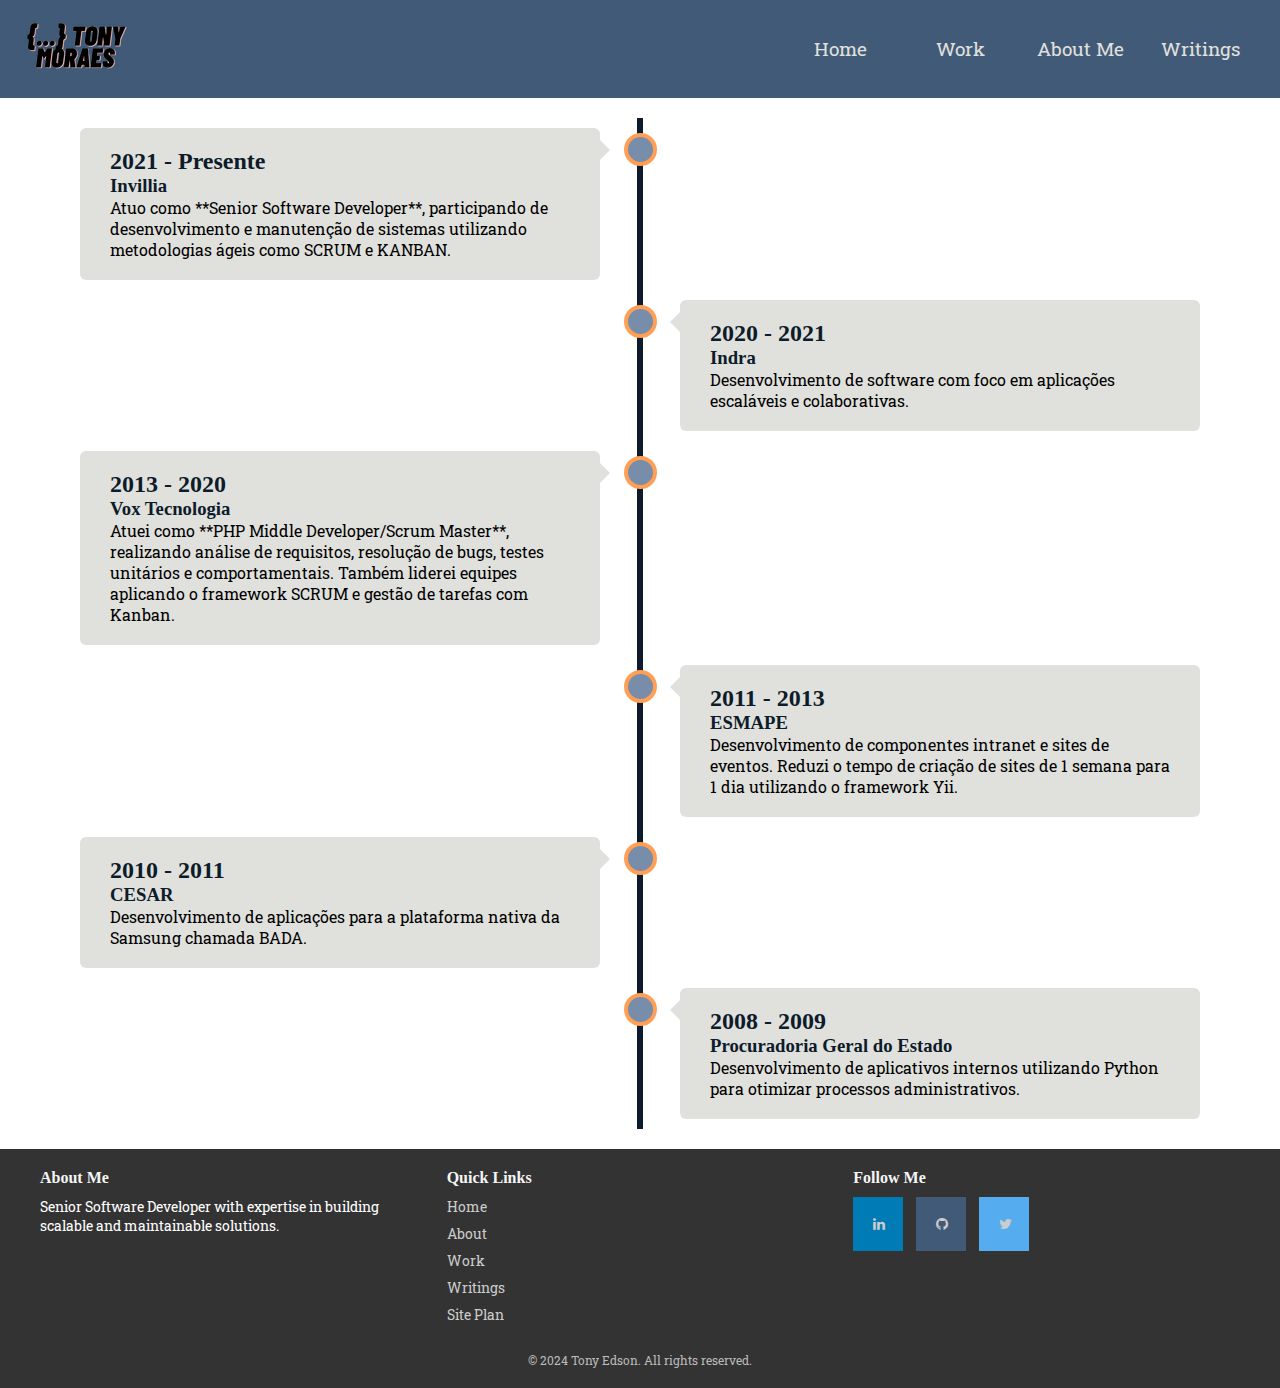
<file: portfolio/work.html>
<!DOCTYPE html>
<html lang="en">
<head>
    <meta charset="UTF-8">
    <meta name="viewport" content="width=device-width, initial-scale=1.0">
    <title>Portfolio</title>
    <link rel="stylesheet" href="styles/portfolio.css">
    <link rel="stylesheet" href="https://cdnjs.cloudflare.com/ajax/libs/font-awesome/4.7.0/css/font-awesome.min.css">
</head>
<body>
    <header>
        <div class="logo">
            <a href="index.html" class="logo">
                <img src="images/logo_120.png" alt="Tony Moraes">
            </a>
        </div>
        <div class="hamburger">&#9776;</div>
        <nav>
            <a href="index.html">Home</a>
            <a href="work.html">Work</a>
            <a href="about.html">About Me</a>
            <a href="writings.html">Writings</a>
        </nav>
    </header>
    <main>
        <div class="timeline">
            <!-- Invillia -->
            <div class="container left">
              <div class="content">
                <h2>2021 - Presente</h2>
                <h3>Invillia</h3>
                <p>Atuo como **Senior Software Developer**, participando de desenvolvimento e manutenção de sistemas utilizando metodologias ágeis como SCRUM e KANBAN.</p>
              </div>
            </div>
          
            <!-- Indra -->
            <div class="container right">
              <div class="content">
                <h2>2020 - 2021</h2>
                <h3>Indra</h3>
                <p>Desenvolvimento de software com foco em aplicações escaláveis e colaborativas.</p>
              </div>
            </div>
          
            <!-- Vox Tecnologia -->
            <div class="container left">
              <div class="content">
                <h2>2013 - 2020</h2>
                <h3>Vox Tecnologia</h3>
                <p>Atuei como **PHP Middle Developer/Scrum Master**, realizando análise de requisitos, resolução de bugs, testes unitários e comportamentais. Também liderei equipes aplicando o framework SCRUM e gestão de tarefas com Kanban.</p>
              </div>
            </div>
          
            <!-- ESMAPE -->
            <div class="container right">
              <div class="content">
                <h2>2011 - 2013</h2>
                <h3>ESMAPE</h3>
                <p>Desenvolvimento de componentes intranet e sites de eventos. Reduzi o tempo de criação de sites de 1 semana para 1 dia utilizando o framework Yii.</p>
              </div>
            </div>
          
            <!-- CESAR -->
            <div class="container left">
              <div class="content">
                <h2>2010 - 2011</h2>
                <h3>CESAR</h3>
                <p>Desenvolvimento de aplicações para a plataforma nativa da Samsung chamada BADA.</p>
              </div>
            </div>
          
            <!-- Procuradoria Geral do Estado -->
            <div class="container right">
              <div class="content">
                <h2>2008 - 2009</h2>
                <h3>Procuradoria Geral do Estado</h3>
                <p>Desenvolvimento de aplicativos internos utilizando Python para otimizar processos administrativos.</p>
              </div>
            </div>
          </div>
    </main>
    <footer>
        <div class="footer-container">
            <div class="footer-section">
                <h4>About Me</h4>
                <p>Senior Software Developer with expertise in building scalable and maintainable solutions.</p>
            </div>
            <div class="footer-section">
                <h4>Quick Links</h4>
                <ul>
                    <li><a href="index.html">Home</a></li>
                    <li><a href="about.html">About</a></li>
                    <li><a href="work.html">Work</a></li>
                    <li><a href="writings.html">Writings</a></li>
                    <li><a href="site-plan.html">Site Plan</a></li>
                </ul>
            </div>
            <div class="footer-section">
                <h4>Follow Me</h4>
                <div class="social-links">
                    <a href="https://www.linkedin.com/in/tony-morais/" class="fa fa-linkedin" target="_blank"></a>
                    <a href="https://github.com/tonylds1/" class="fa fa-github" target="_blank"></a>
                    <a href="https://x.com/tonydev82" class="fa fa-twitter" target="_blank"></a>
                </div>
            </div>
        </div>
        <div class="footer-bottom">
            <p>© 2024 Tony Edson. All rights reserved.</p>
        </div>
    </footer>
    
</body>
</html>
</file>
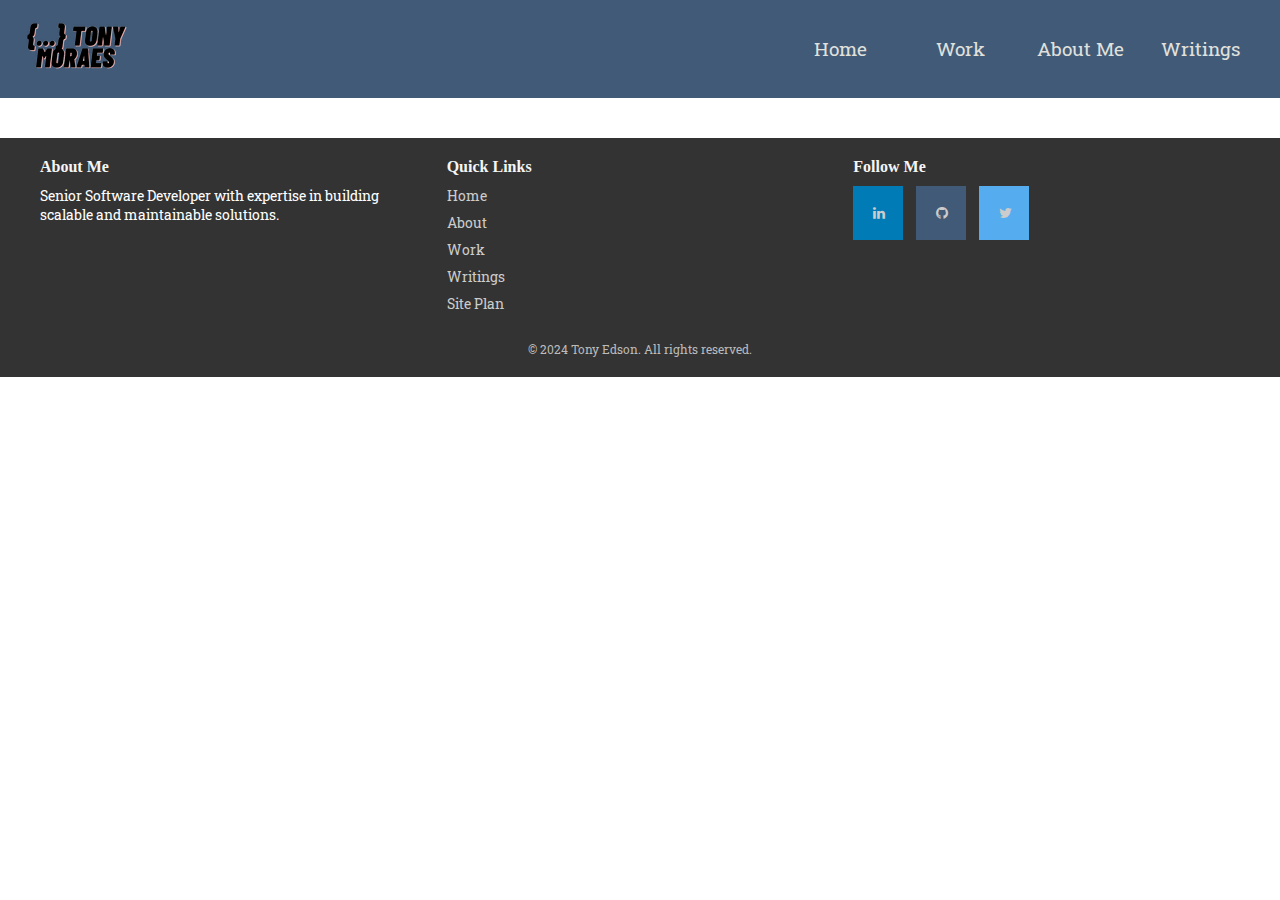
<file: portfolio/writings.html>
<!DOCTYPE html>
<html lang="en">
<head>
    <meta charset="UTF-8">
    <meta name="viewport" content="width=device-width, initial-scale=1.0">
    <title>Portfolio</title>
    <link rel="stylesheet" href="styles/portfolio.css">
    <link rel="stylesheet" href="https://cdnjs.cloudflare.com/ajax/libs/font-awesome/4.7.0/css/font-awesome.min.css">
</head>
<body>
    <header>
        <div class="logo">
            <a href="index.html" class="logo">
                <img src="images/logo_120.png" alt="Tony Moraes">
            </a>
        </div>
        <div class="hamburger">&#9776;</div>
        <nav>
            <a href="index.html">Home</a>
            <a href="work.html">Work</a>
            <a href="about.html">About Me</a>
            <a href="writings.html">Writings</a>
        </nav>
    </header>
    <main></main>
    <footer>
        <div class="footer-container">
            <div class="footer-section">
                <h4>About Me</h4>
                <p>Senior Software Developer with expertise in building scalable and maintainable solutions.</p>
            </div>
            <div class="footer-section">
                <h4>Quick Links</h4>
                <ul>
                    <li><a href="index.html">Home</a></li>
                    <li><a href="about.html">About</a></li>
                    <li><a href="work.html">Work</a></li>
                    <li><a href="writings.html">Writings</a></li>
                    <li><a href="site-plan.html">Site Plan</a></li>
                </ul>
            </div>
            <div class="footer-section">
                <h4>Follow Me</h4>
                <div class="social-links">
                    <a href="https://www.linkedin.com/in/tony-morais/" class="fa fa-linkedin" target="_blank"></a>
                    <a href="https://github.com/tonylds1/" class="fa fa-github" target="_blank"></a>
                    <a href="https://x.com/tonydev82" class="fa fa-twitter" target="_blank"></a>
                </div>
            </div>
        </div>
        <div class="footer-bottom">
            <p>© 2024 Tony Edson. All rights reserved.</p>
        </div>
    </footer>
    
</body>
</html>
</file>
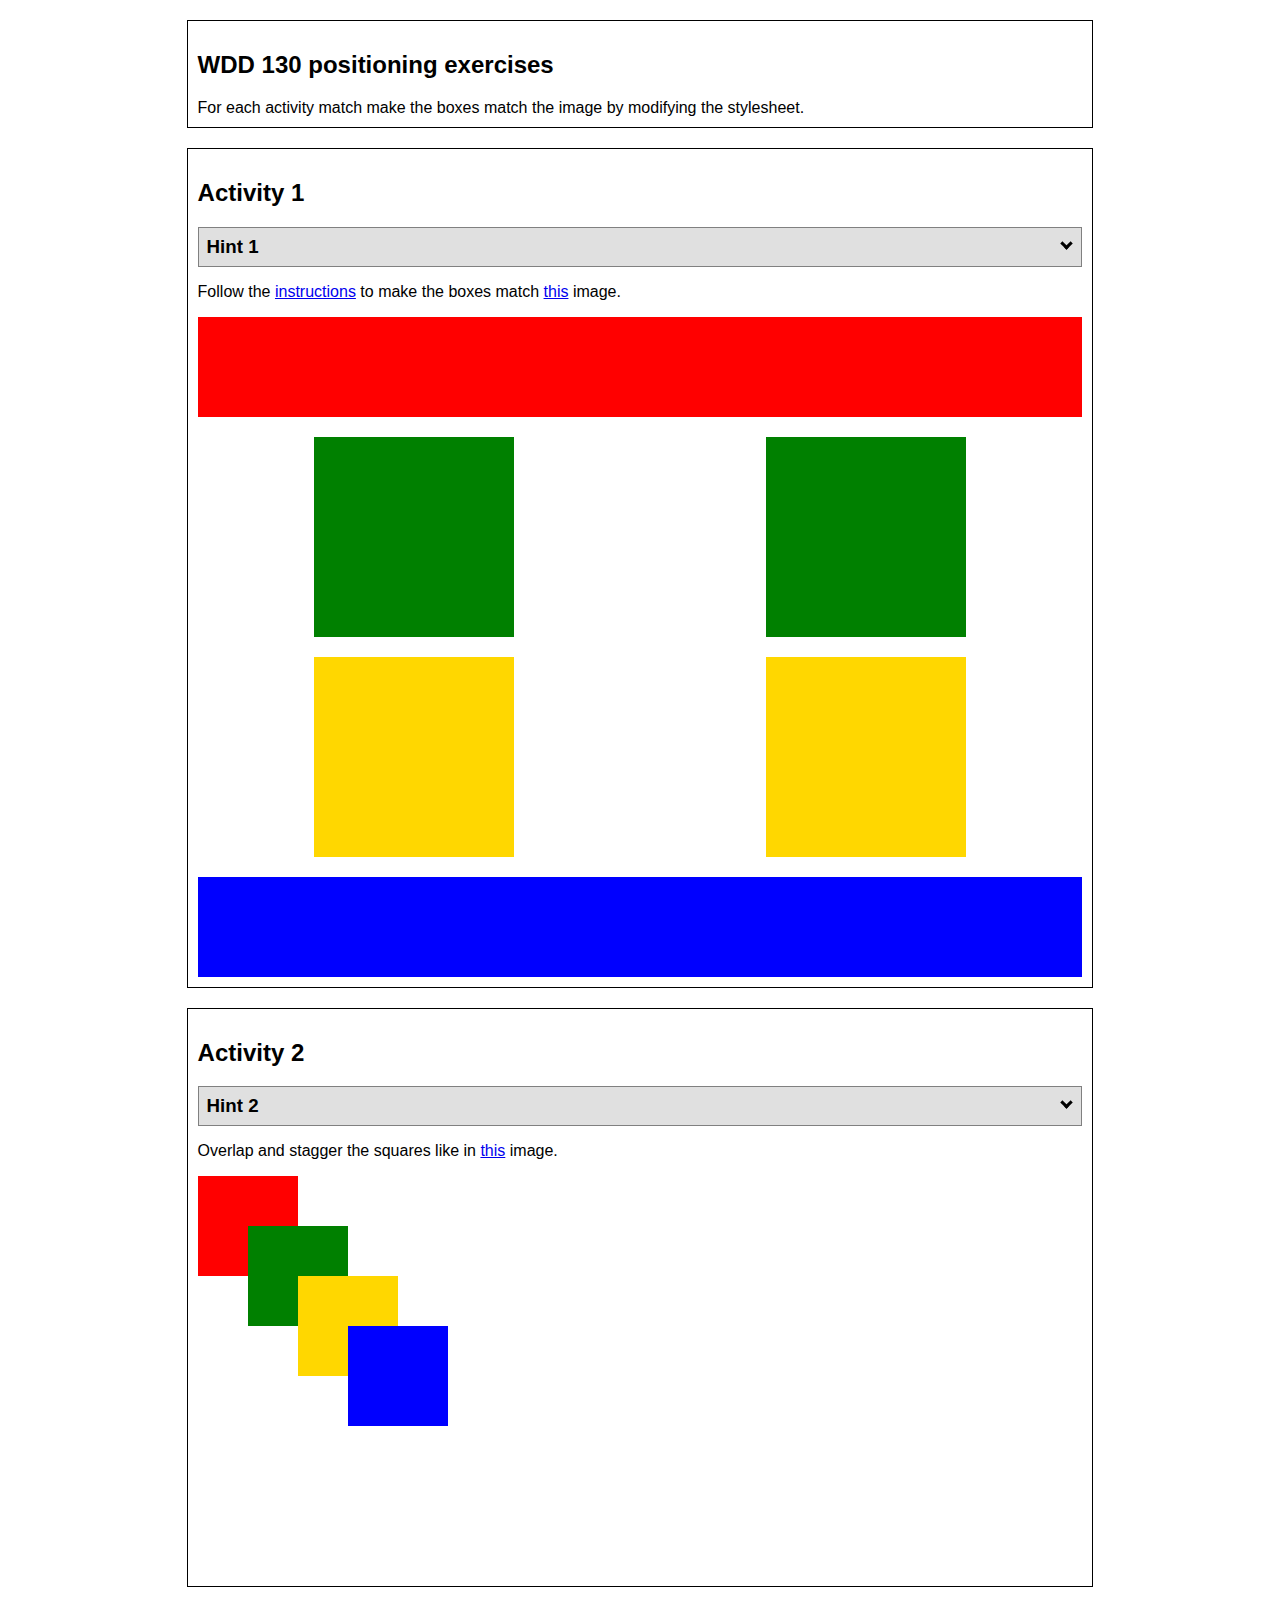
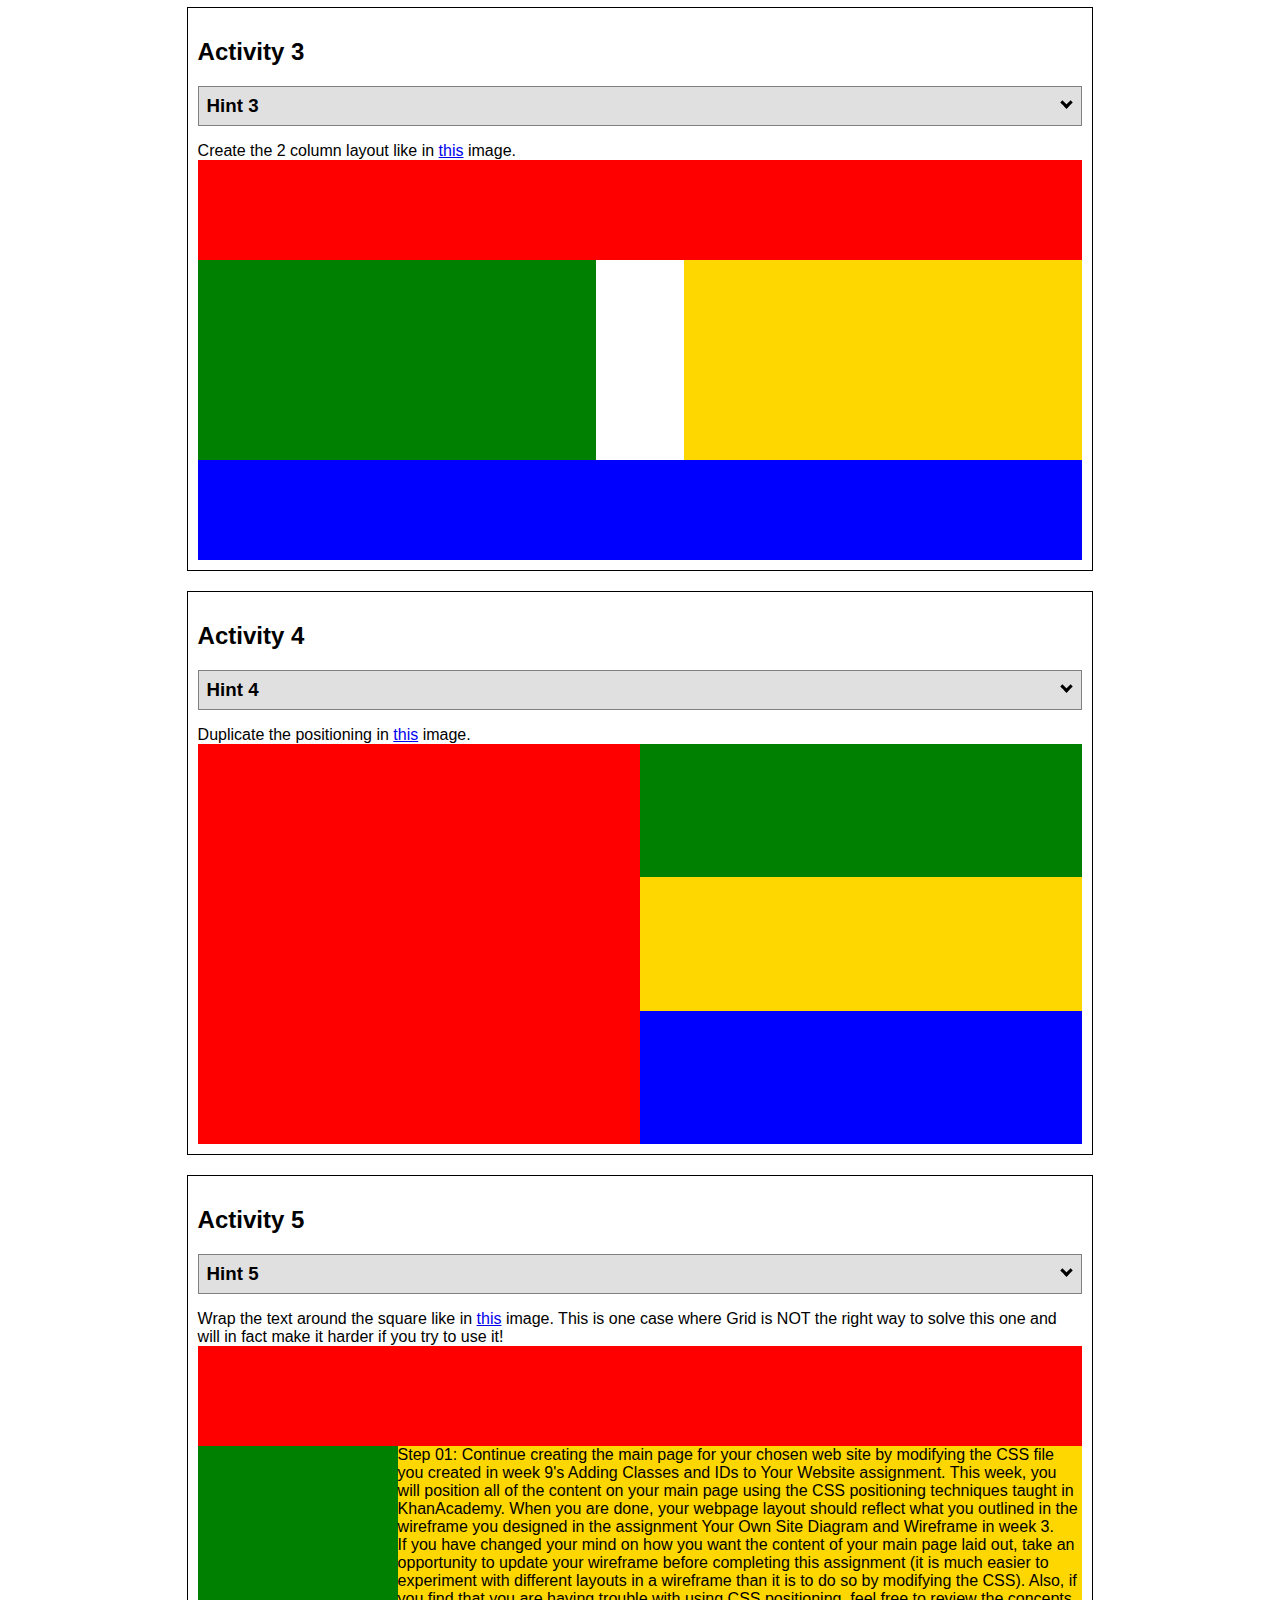
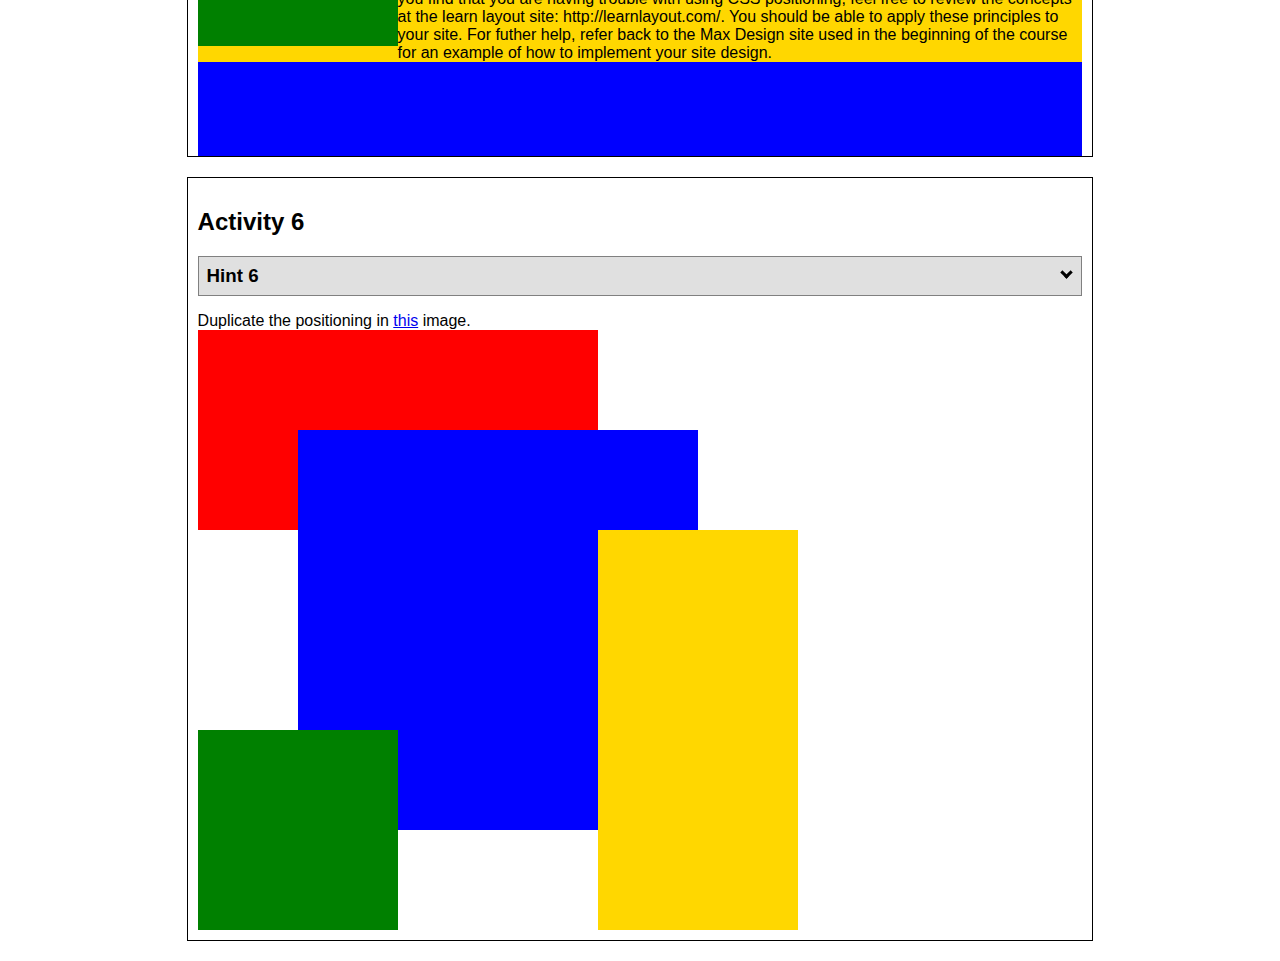
<file: w06/positioning.html>
<!DOCTYPE html>
<html lang="en">
  <head>
    <!-- HTML - Name: positioning.html -->
    <title>Positioning Activity</title>
    <link rel="stylesheet" type="text/css" href="positionstyles.css" />
  </head>
  <body>
    <div class="activity">
      <h2>WDD 130 positioning exercises</h2>
      For each activity match make the boxes match the image by modifying the stylesheet.</div>
    <div class="activity">
      <h2>Activity 1</h2>
      <section class="hint"><input type="checkbox" ><i></i> <h3>Hint 1</h3><div><p>Check out the <a href="https://byui-wdd.github.io/wdd130/activities/w06-css-positioning.html" target="_blank">activity instructions</a> in Ilearn!</p></div></section>
      <p>Follow the <a href="https://byui-wdd.github.io/wdd130/activities/w06-css-positioning.html" target="_blank">instructions</a> to make the boxes match  <a href="https://byui-wdd.github.io/wdd130/images/example1.png" target="_blank">this</a> image.</p>
      <div class="content1" >
        <div class="red1" ></div>
        <div class="green1" ></div>
        <div class="green1" ></div>
        <div class="yellow1"></div>
        <div class="yellow1"></div>
        <div class="blue1"></div>
      </div>
    </div>
    <div class="activity">
      <h2>Activity 2</h2>
      <section class="hint"><input type="checkbox" > <h3>Hint 2</h3><i></i><div>
      <ul>
      <li>grid-template-columns: 50px 50px 50px 50px 50px </li></ul></div></section>
      <p>Overlap and stagger the squares like in <a href="https://byui-wdd.github.io/wdd130/images/example2.png" target="_blank">this</a> image.</p>
      <div class="content2" >
        <div class="red2" ></div>
        <div class="green2" ></div>
        <div class="yellow2"></div>
        <div class="blue2"></div>
      </div>
    </div>
    <div class="activity">
      <h2>Activity 3</h2>
      <section class="hint"><input type="checkbox" > <h3>Hint 3</h3><i></i><div><p>This one is going to be best solved with CSS Grid. Remember to make the boxes the right width first...then start moving them around. </p><h4>Properties used:</h4><ul><li>display:grid;</li><li>grid-template-columns:</li><li>grid-column-gap:</li>
        <li>grid-column:</li>  </ul></div></section>
      Create the 2 column layout like in <a href="https://byui-wdd.github.io/wdd130/images/example3.png" target="_blank">this</a>  image.
      <div class="content3" >
        <div class="red3" ></div>
        <div class="green3" ></div>
        <div class="yellow3"></div>
        <div class="blue3"></div>
      </div>
    </div>
    <div class="activity">
      <h2>Activity 4</h2>
      <section class="hint"><input type="checkbox" > <h3>Hint 4</h3><i></i><div><p>For the others we have been primarily concerned with width. For this one you will need to adjust height as well. </p><h4>Properties used:</h4><ul><li>display:grid;</li><li>grid-template-columns:</li><li>grid-row:</li></ul></div></section>
      Duplicate the positioning in <a href="https://byui-wdd.github.io/wdd130/images/example4.png" target="_blank">this</a> image. 
      <div class="content4" >
        <div class="red4" ></div>
        <div class="green4" ></div>
        <div class="yellow4"></div>
        <div class="blue4"></div>
      </div>
    </div>

    <div class="activity">
      <h2>Activity 5</h2>
      <section class="hint"><input type="checkbox" > <h3>Hint 5</h3><i></i><div><p>Grid is <strong>not</strong> the right way to do this.  In fact there is only one way to really do that...and that is with float. Remember that we float the thing we want the text to wrap around.  Also remember to start by making all the shapes the right size and shape.</p><h4>Properties used:</h4><ul><li>float: left;</li></ul></div></section>
      Wrap the text around the square like in <a href="https://byui-wdd.github.io/wdd130/images/example5.png" target="_blank">this</a> image. This is one case where Grid is NOT the right way to solve this one and will in fact make it harder if you try to use it!
      <div class="content5" >
        <div class="red5" ></div>
        <div class="green5" ></div>
        <div class="yellow5">Step 01: Continue creating the main page for your chosen web site by modifying the CSS file you created in week 9's Adding Classes and IDs to Your Website assignment. This week, you will position all of the content on your main page using the CSS positioning techniques taught in KhanAcademy. When you are done, your webpage layout should reflect what you outlined in the wireframe you designed in the assignment Your Own Site Diagram and Wireframe in week 3. <br />
          If you have changed your mind on how you want the content of your main page laid out, take an opportunity to update your wireframe before completing this assignment (it is much easier to experiment with different layouts in a wireframe than it is to do so by modifying the CSS). Also, if you find that you are having trouble with using CSS positioning, feel free to review the concepts at the learn layout site: http://learnlayout.com/. You should be able to apply these principles to your site. For futher help, refer back to the Max Design site used in the beginning of the course for an example of how to implement your site design.</div>
        <div class="blue5"></div>
      </div>
    </div>
    <div class="activity">
      <h2>Activity 6</h2>
      <section class="hint"><input type="checkbox" > <h3>Hint 6</h3><i></i><div><p>This one is all about visualizing the grid behind the layout. If you are having a hard time doing that first: all the sizes are even multiples of 100, and second here is another example with the lines drawn: <a href="https://byui-wdd.github.io/wdd130/images/example6-hint.png" target="_blank">example 6 with lines</a>. For this one you will find it easiest if you use px for the column width. You can also use <kbd>z-index</kbd> to control the element layering.    </p><h4>Properties used:</h4><ul><li>display:grid;</li><li>grid-template-columns:</li><li>grid-column:</li><li>grid-row:</li><li><a href="https://www.w3schools.com/cssref/pr_pos_z-index.asp" target="_blank">z-index:</a></li></ul></div></section>
      Duplicate the positioning in <a href="https://byui-wdd.github.io/wdd130/images/example6.png" target="_blank">this</a> image.
      <div class="content6" >
        <div class="red6" ></div>
        <div class="green6" ></div>
        <div class="yellow6"></div>
        <div class="blue6"></div>
      </div>
    </div>
  </body>
</html>
</file>
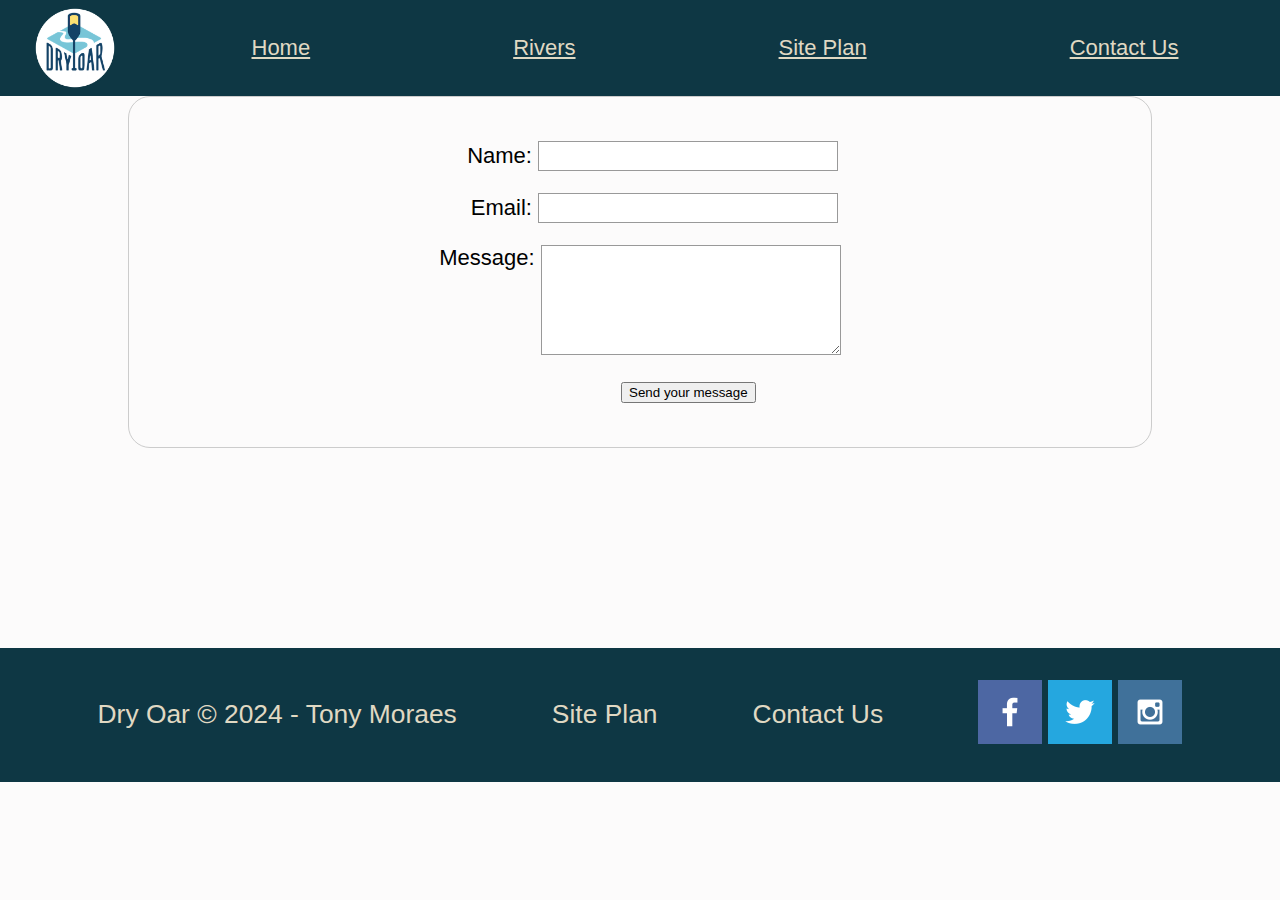
<file: wwr/contactus.html>
<!DOCTYPE html>
<html lang="en">
<head>
    <meta charset="UTF-8">
    <meta name="viewport" content="width=device-width, initial-scale=1.0">
    <title>Contact Us</title>
    <link rel="stylesheet" href="styles/style.css">
</head>
    <body>
        <div id="content">
            <header>
                <a id="logo_link" href="index.html">
                    <img class="logo" src="images/logo.png" alt="Dry Oar Logo">
                </a>
                <nav>
                    <a href="index.html">Home</a>
                    <a href="rivers.html">Rivers</a>
                    <a href="site-plan-rafting.html">Site Plan</a>
                    <a href="contactus.html">Contact Us</a>
                </nav>
            </header>
            <main class="home-grid">
                <div id="feedback"></div>
                <form action="/my-handling-form-page" method="post">
                    <p>
                      <label for="name">Name:</label>
                      <input type="text" id="name" name="user_name" />
                    </p>
                    <p>
                      <label for="mail">Email:</label>
                      <input type="email" id="mail" name="user_email" />
                    </p>
                    <p>
                      <label for="msg">Message:</label>
                      <textarea id="msg" name="user_message"></textarea>
                    </p>
                    <p class="button">
                        <button type="submit">Send your message</button>
                      </p>
                      
                  </form>
            </main>
            <footer>
                <p>Dry Oar &copy; 2024 - Tony Moraes</p>
                <p><a href="site-plan-rafting.html">Site Plan</a></p>
                <p><a href="contactus.html">Contact Us</a></p>
                <div class="social">
                    <a href="https://facebook.com" target="_blank">
                        <img src="images/facebook.png" alt="fb icon">
                    </a>
                    <a href="https://twitter.com" target="_blank">
                        <img src="images/twitter.png" alt="twitter icon">
                    </a>
                    <a href="https://instagram.com" target="_blank">
                        <img src="images/instagram.png" alt="instagram icon">
                    </a>
                </div>
            </footer>
        </div>
    <script>
        const feedbackElement = document.getElementById('feedback');
        const formElement = document.forms[0];
        formElement.addEventListener('submit', function(e) {
            e.preventDefault();
            feedbackElement.innerHTML = 'Hello '+ formElement.user_name.value +'! Thank you for your message. We will get back with you as soon as possible!';
            feedbackElement.style.display = "block";
            document.body.classList.toggle('moveDown');
        });
    </script>
    </body>  
</html>
</file>
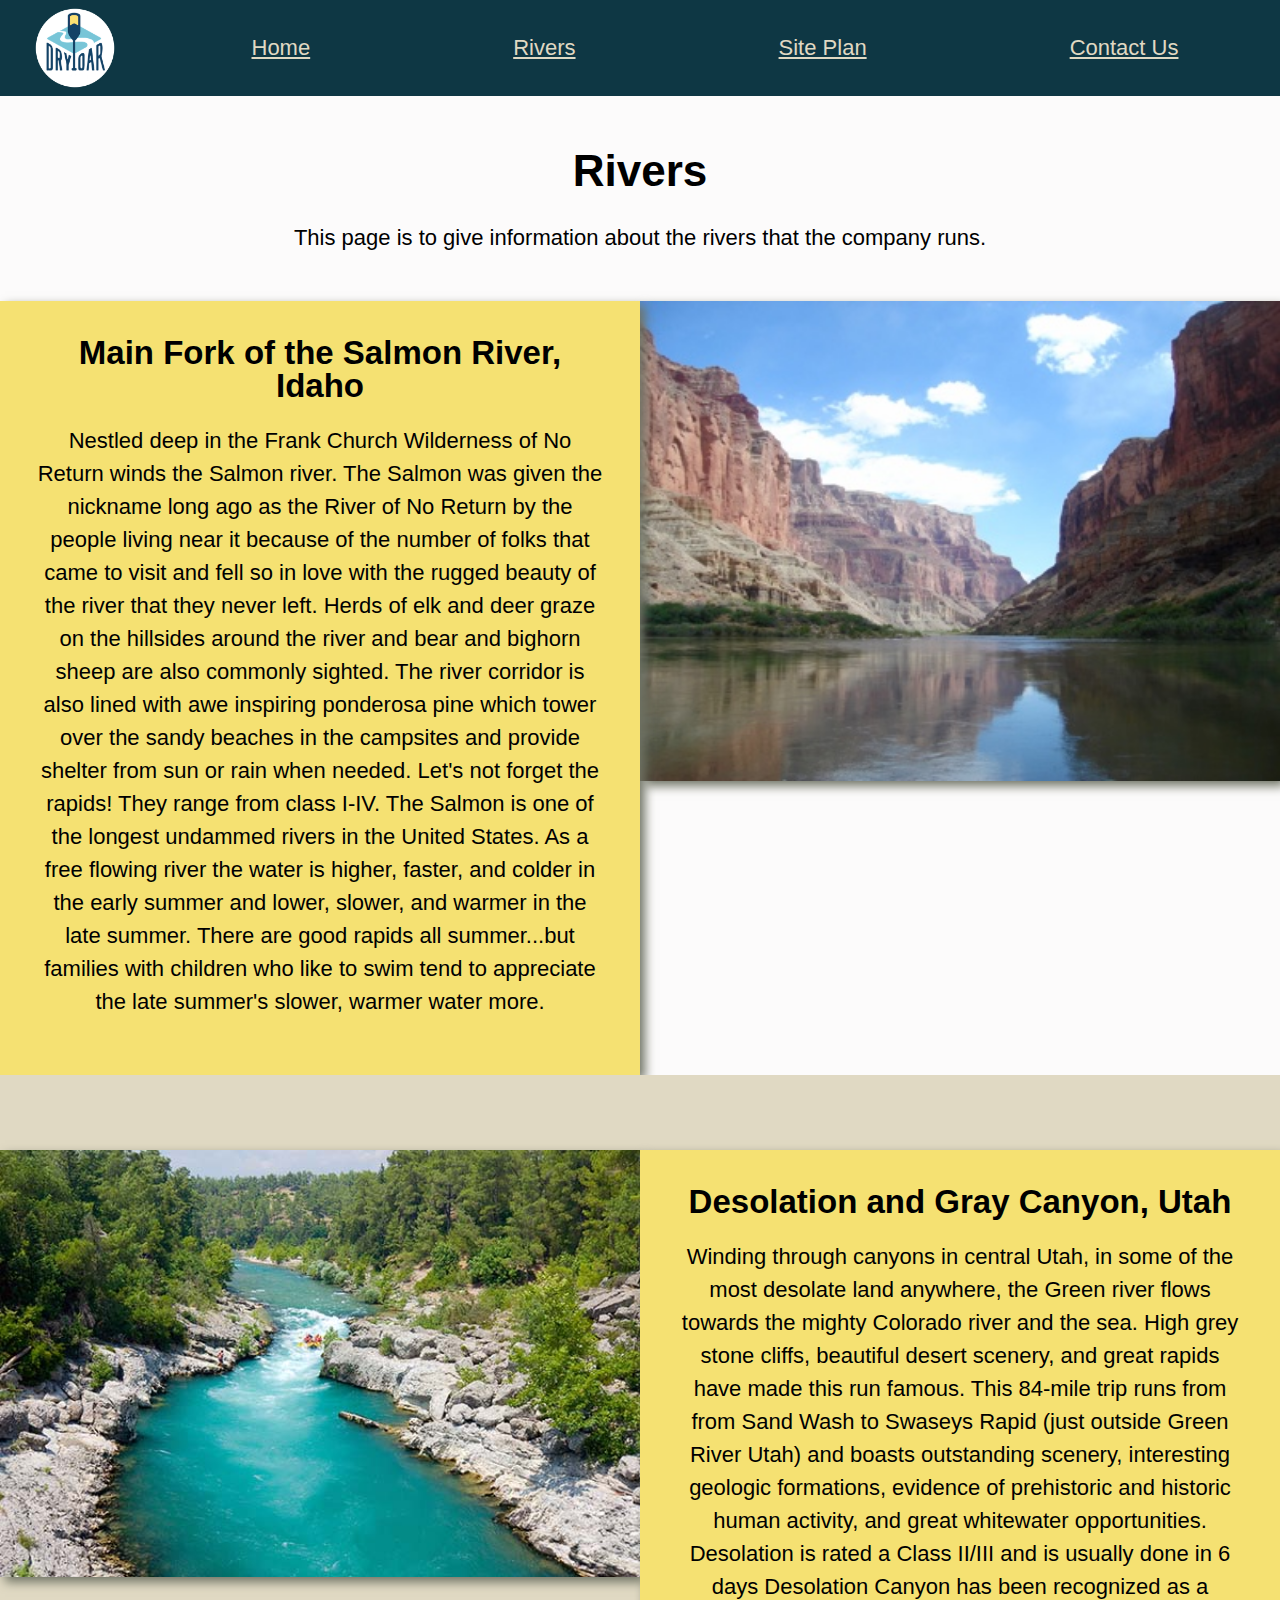
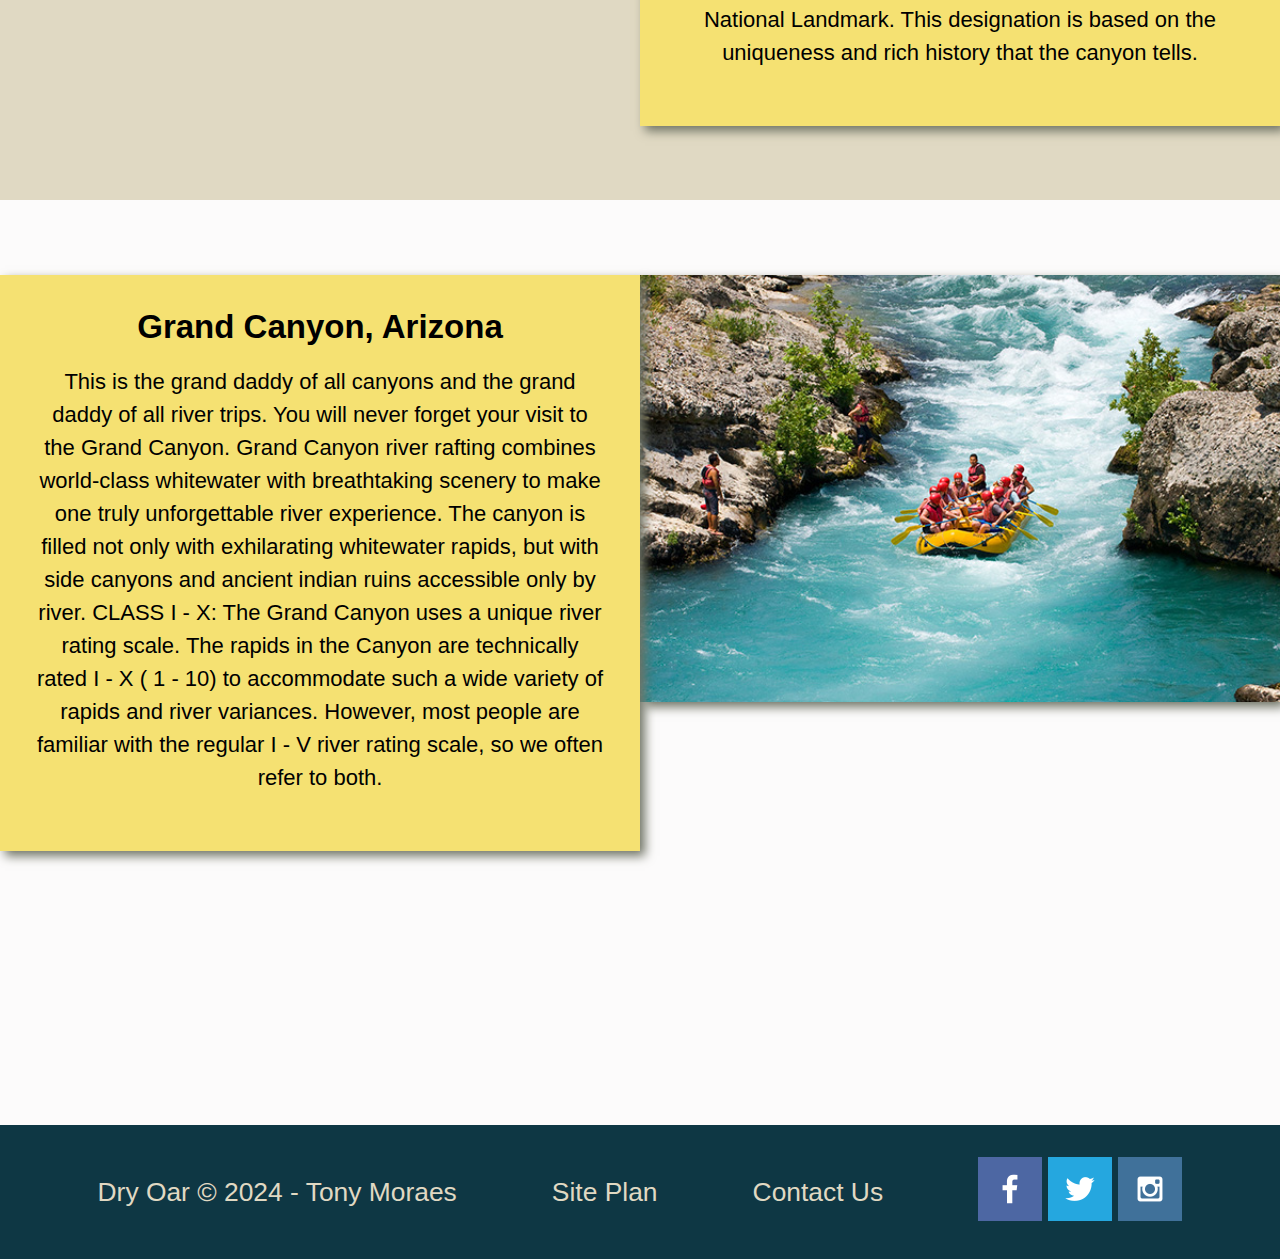
<file: wwr/rivers.html>
<!DOCTYPE html>
<html lang="en">
<head>
    <meta charset="UTF-8">
    <meta name="viewport" content="width=device-width, initial-scale=1.0">
    <title>DocumentWhitewater Rafting Vacations | Dry Oar Boating | Home</title>
    <link rel="stylesheet" href="styles/style.css">
</head>
    <body>
        <div id="content">
            <header>
                <a id="logo_link" href="index.html">
                    <img class="logo" src="images/logo.png" alt="Dry Oar Logo">
                </a>
                <nav>
                    <a href="index.html">Home</a>
                    <a href="rivers.html">Rivers</a>
                    <a href="site-plan-rafting.html">Site Plan</a>
                    <a href="contactus.html">Contact Us</a>
                </nav>
            </header>
            
            <main>
                <div class="title">
                <h1>Rivers</h1>
                <p>This page is to give information about the rivers that the company runs.</p>
                </div>
                <div class="river-row">
                    <div id="background-white"></div>
                    <img class="river-img river-img-right" src="images/river-narrow.jpg" alt="Main Fork">
                    <section class="river-msg msg-left">
                        <h2>Main Fork of the Salmon River, Idaho</h2>
                        <p>Nestled deep in the Frank Church Wilderness of No Return winds the Salmon river. The Salmon was given the nickname long ago as the River of No Return by the people living near it because of the number of folks that came to visit and fell so in love with the rugged beauty of the river that they never left.

                            Herds of elk and deer graze on the hillsides around the river and bear and bighorn sheep are also commonly sighted. The river corridor is also lined with awe inspiring ponderosa pine which tower over the sandy beaches in the campsites and provide shelter from sun or rain when needed.
                            
                            Let's not forget the rapids! They range from class I-IV. The Salmon is one of the longest undammed rivers in the United States. As a free flowing river the water is higher, faster, and colder in the early summer and lower, slower, and warmer in the late summer. There are good rapids all summer...but families with children who like to swim tend to appreciate the late summer's slower, warmer water more. </p>
                    </section>
                </div>
                <div class="river-row">
                    <div id="background"></div>
                <img class="river-img river-img-left" src="images/rafting58_600.jpg" alt="Desolation">
                    <section class="river-msg msg-right">
                        <h2>Desolation and Gray Canyon, Utah</h2>
                        <p>Winding through canyons in central Utah, in some of the most desolate land anywhere, the Green river flows towards the mighty Colorado river and the sea. High grey stone cliffs, beautiful desert scenery, and great rapids have made this run famous. This 84-mile trip runs from from Sand Wash to Swaseys Rapid (just outside Green River Utah) and boasts outstanding scenery, interesting geologic formations, evidence of prehistoric and historic human activity, and great whitewater opportunities.

                            Desolation is rated a Class II/III and is usually done in 6 days
                            
                            Desolation Canyon has been recognized as a National Landmark.  This designation is based on the uniqueness and rich history that the canyon tells.</p>
                    </section>
                </div>
                <div class="river-row">
                    <div id="background-white"></div>
                    <img class="river-img river-img-right" src="images/rafting65_600.jpg" alt="Grand Canion">
                    <section class="river-msg msg-left">
                        <h2>Grand Canyon, Arizona</h2>
                        <p>This is the grand daddy of all canyons and the grand daddy of all river trips. You will never forget your visit to the Grand Canyon.

                            Grand Canyon river rafting combines world-class whitewater with breathtaking scenery to make one truly unforgettable river experience. The canyon is filled not only with exhilarating whitewater rapids, but with side canyons and ancient indian ruins accessible only by river.
                            
                            CLASS I - X: The Grand Canyon uses a unique river rating scale. The rapids in the Canyon are technically rated I - X ( 1 - 10) to accommodate such a wide variety of rapids and river variances. However, most people are familiar with the regular I - V river rating scale, so we often refer to both.</p>
                    </section>
                </div>
            </main>
            <footer>
                <p>Dry Oar &copy; 2024 - Tony Moraes</p>
                <p><a href="site-plan-rafting.html">Site Plan</a></p>
                <p><a href="contactus.html">Contact Us</a></p>
                <div class="social">
                    <a href="https://facebook.com" target="_blank">
                        <img src="images/facebook.png" alt="fb icon">
                    </a>
                    <a href="https://twitter.com" target="_blank">
                        <img src="images/twitter.png" alt="twitter icon">
                    </a>
                    <a href="https://instagram.com" target="_blank">
                        <img src="images/instagram.png" alt="instagram icon">
                    </a>
                </div>
            </footer>
        </div>
    </body>  
</html>
</file>
<file: portfolio/styles/portfolio.css>
@import url('https://fonts.googleapis.com/css2?family=Roboto+Slab:wght@100..900&display=swap');

:root {
  /* change the values below to your colors from your palette */
  --primary-color: #0d1b2a;
  --secondary-color: #1b263b;
  --accent1-color: #415a77;
  --accent2-color: #778da9;

  /* change the values below to your chosen font(s) */
  --heading-font: "IM Fell French Canon";
  --paragraph-font: 'Roboto Slab', Helvetica, sans-serif;

  --headline-color-on-white: #0d1b2a;
  --headline-color-on-color: #E0E1DD;
  --paragraph-color-on-white: #0d1b2a;
  --paragraph-color-on-color: #E0E1DD; 
  --paragraph-background-color: #0d1b2a;
  --nav-link-color: #E0E1DD; 
  --nav-background-color: #415a77;
  --nav-hover-link-color: #E0E1DD;
  --nav-hover-background-color: #778da9;
}

* {
  margin: 0;
  padding: 0;
  box-sizing: border-box;
}
body {
  font-family: var(--paragraph-font);
  margin: 0;
  class="section-title"  padding: 0;
  box-sizing: border-box;
  background-color: var(--background-color);
}
h1, h2, h3, h4, h5, h6 {
  font-family: var(--heading-font);
  color: var(--headline-color-on-white);
}
main {
  padding: 20px;
}

.section-title {
  text-align: center;
  font-size: 2rem;
  font-weight: bold;
  margin: 30px 0;
  position: relative;
  color: #333;
}

.section-title::before,
.section-title::after {
  content: '';
  display: block;
  width: 50px;
  height: 3px;
  background-color: var(--accent1-color, #5a67d8);
  margin: 10px auto;
}

/* ---------------------------------------------------
HEADER
* ----------------------------------------------------*/
header {
  display: flex;
  justify-content: space-between;
  align-items: center;
  padding: 10px 20px;
  background-color: var(--nav-background-color);
}

.logo {
  font-size: 1.5rem;
  font-weight: bold;
  color: var(--headline-color-on-color);
}

.hamburger {
  display: none;
  font-size: 2rem;
  cursor: pointer;
  color: var(--nav-link-color);
  padding: 10px;
  position: absolute;
  top: 10px;
  right: 20px;
}

nav {
  background-color: var(--nav-background-color);
  line-height: 3em;
  text-align: center;
  font-size: 1.2em;
}
nav  {
  list-style-type: none;
  display: flex;
}
nav a {
  padding:1em;
  min-width: 120px;
  text-decoration: none;
  padding: 10px;
}
nav a:link, nav a:visited {
  color: var(--nav-link-color);
}
nav a:hover {
  color: var(--nav-hover-link-color);
  background-color: var(--nav-hover-background-color);
}

/* ---------------------------------------------------
FOOTER
* ----------------------------------------------------*/
footer {
  background-color: #333;
  color: #fff;
  padding: 20px 40px;
  font-size: 14px;
}

.footer-container {
  display: flex;
  flex-wrap: wrap;
  justify-content: space-between;
  gap: 20px;
}

.footer-section {
  flex: 1;
  min-width: 200px;
}

.footer-section h4 {
  margin-bottom: 10px;
  font-size: 16px;
  color: #f5f5f5;
}

.footer-section ul {
  list-style: none;
  padding: 0;
}

.footer-section ul li {
  margin-bottom: 8px;
}

.footer-section ul li a {
  text-decoration: none;
  color: #ccc;
  transition: color 0.3s ease;
}

.footer-section ul li a:hover {
  color: #fff;
}

.footer-bottom {
  text-align: center;
  margin-top: 20px;
  font-size: 12px;
  color: #bbb;
}

.social-links a {
  margin-right: 10px;
  color: #ccc;
  text-decoration: none;
  transition: color 0.3s ease;
}

.social-links a:hover {
  color: #fff;
}

/* ---------------------------------------------------
HERO
* ----------------------------------------------------*/
.hero {
  display: grid;
  grid-template-columns: 1fr 1fr; 
  align-items: center; 
  padding: 40px 20px;
  max-width: 1200px;
  margin: 0 auto; 
  gap: 20px; 
}

.hero h1 {
  font-size: 2.5em;
}
/* Hero content container */
.hero-content {
  grid-column: 1; 
  justify-self: end; 
  text-align: right; 
  display: flex;
  flex-direction: column; 
  gap: 0; 
}

.hero-img {
  grid-column: 2; 
  justify-self: start; 
}

.hero-img img {
  width: 100%; 
  max-width: 300px; 
  display: block;
}


/* ---------------------------------------------------
SKILLS
* ----------------------------------------------------*/

.cards {
  display: -webkit-flex;
  display: flex;
  -webkit-justify-content: center;
  justify-content: center;
  -webkit-flex-wrap: wrap;
  flex-wrap: wrap;
  margin-top: 15px;
  padding: 1.5%;
  -webkit-box-sizing: border-box;
  -moz-box-sizing: border-box;
  box-sizing: border-box;
}

.card-languages {
  background-image: url(../images/city-language-2.webp);
}
.card-tools {
  background-image: url(../images/tools.webp);
}
.card-architecture {
  background-image: url(../images/architecture.webp);
}
.card-practices {
  background-image: url(../images/lamp-and-books.webp);
}
.card-database {
  background-image: url(../images/database-tools.webp);
}
.card-observability {
  background-image: url(../images/screen-behind-glass.jpg);
}

.card {
  position: relative;
  padding-bottom: 30px;
  background: #fefff9;
  color: #363636;
  text-decoration: none;
  -moz-box-shadow: rgba(0, 0, 0, 0.19) 0 0 8px 0;
  -webkit-box-shadow: rgba(0, 0, 0, 0.19) 0 0 8px 0;
  box-shadow: rgba(0, 0, 0, 0.19) 0 0 8px 0;
  -moz-border-radius: 4px;
  -webkit-border-radius: 4px;
  border-radius: 4px;
  width: 300px; 
  margin: auto;
}

.card span {
  display: block;
}
.card .card-summary {
  padding: 5% 5% 3% 5%;
}
.card .card-header {
  position: relative;
  height: 175px;
  overflow: hidden;
  background-repeat: no-repeat;
  background-size: cover;
  background-position: center;
  background-color: rgba(255, 255, 255, 0.15);
  background-blend-mode: overlay;
  -moz-border-radius: 4px 4px 0 0;
  -webkit-border-radius: 4px;
  border-radius: 4px 4px 0 0;
}
.card .card-header:hover, .card .card-header:focus {
  background-color: rgba(255, 255, 255, 0);
}
.card .card-title {
  background: rgba(17, 89, 117, 0.85);
  padding: 3.5% 0 2.5% 0;
  color: white;
  font-family: "Roboto Condensed", sans-serif;
  text-transform: uppercase;
  position: absolute;
  bottom: 0;
  width: 100%;
}

.card:hover, .card:focus {
  background: white;
  -moz-box-shadow: rgba(0, 0, 0, 0.45) 0px 0px 20px 0px;
  -webkit-box-shadow: rgba(0, 0, 0, 0.45) 0px 0px 20px 0px;
  box-shadow: rgba(0, 0, 0, 0.45) 0px 0px 20px 0px;
}
.card:hover .card-title, .card:focus .card-title {
  background: var(--accent1-color)
}
.card:hover .card-meta, .card:focus .card-meta {
  max-height: 1em;
}


.skills-projects {
  text-align: center;
  margin-bottom: 40px;
}

.skills-projects .grid {
  display: grid;
  grid-template-columns: repeat(auto-fit, minmax(300px, 1fr)); 
  justify-content: center; 
  gap: 20px; 
  margin: 20px auto; 
  max-width: 1200px;
}

.skills-projects .box {
  background-color: var(--accent1-color);
  padding: 20px;
  border: 1px solid var(--secondary-color);
  text-align: center;
}

.skills-projects .more {
  display: block;
  margin-top: 20px;
  text-decoration: none;
  color: var(--accent2-color);
}

.skills-projects .more:hover {
  color: var(--nav-hover-link-color);
}

/* ---------------------------------------------------
CONTACT-ME
* ----------------------------------------------------*/
.contact form {
  display: flex;
  flex-direction: column;
  align-items: center;
  gap: 10px;
}

.contact input,
.contact textarea {
  width: 100%;
  max-width: 400px;
  padding: 10px;
  border: 1px solid #ddd;
  border-radius: 5px;
}

.contact button {
  padding: 10px 20px;
  background-color: #007BFF;
  color: white;
  border: none;
  border-radius: 5px;
  cursor: pointer;
}
/* ################################################# PAGE WORK */

/* The actual timeline (the vertical ruler) */
.timeline {
  position: relative;
  max-width: 1200px;
  margin: 0 auto;
}

/* The actual timeline (the vertical ruler) */
.timeline::after {
  content: '';
  position: absolute;
  width: 6px;
  background-color: var(--headline-color-on-white);
  top: 0;
  bottom: 0;
  left: 50%;
  margin-left: -3px;
}

/* Container around content */
.container {
  padding: 10px 40px;
  position: relative;
  background-color: inherit;
  width: 50%;
}

/* The circles on the timeline */
.container::after {
  content: '';
  position: absolute;
  width: 25px;
  height: 25px;
  right: -17px;
  background-color: var(--nav-hover-background-color);
  border: 4px solid #FF9F55;
  top: 15px;
  border-radius: 50%;
  z-index: 1;
}

/* Place the container to the left */
.left {
  left: 0;
}

/* Place the container to the right */
.right {
  left: 50%;
}

/* Add arrows to the left container (pointing right) */
.left::before {
  content: " ";
  height: 0;
  position: absolute;
  top: 22px;
  width: 0;
  z-index: 1;
  right: 30px;
  border: medium solid var(--headline-color-on-color);
  border-width: 10px 0 10px 10px;
  border-color: transparent transparent transparent var(--headline-color-on-color);
}

/* Add arrows to the right container (pointing left) */
.right::before {
  content: " ";
  height: 0;
  position: absolute;
  top: 22px;
  width: 0;
  z-index: 1;
  left: 30px;
  border: medium solid var(--headline-color-on-color);
  border-width: 10px 10px 10px 0;
  border-color: transparent var(--headline-color-on-color) transparent transparent;
}

/* Fix the circle for containers on the right side */
.right::after {
  left: -16px;
}

/* The actual content */
.content {
  padding: 20px 30px;
  background-color: var(--headline-color-on-color);
  position: relative;
  border-radius: 6px;
}

/* ################################################# PAGE ABOUT ME */

/* About Section */
.about h1 {
  text-align: center;
  font-size: 2.5rem;
  margin-bottom: 30px;
}

.about .content {
  display: flex;
  flex-direction: column;
  gap: 20px;
}

.row {
  display: flex;
  align-items: center;
  gap: 20px;
}

/* Default: Image first */
.image-block {
  flex: 1;
  text-align: center;
}

.text-block {
  flex: 1;
  background-color: #fff;
  padding: 20px;
  border-radius: 8px;
  box-shadow: 0 4px 8px rgba(0, 0, 0, 0.1);
}

/* Alternate rows: Text first on even rows */
.row:nth-child(even) {
  flex-direction: row-reverse;
}

.text-block h2 {
  font-size: 1.5rem;
  margin-bottom: 15px;
  color: #5a67d8; /* Accent color */
}

.text-block p, .text-block ul {
  font-size: 1rem;
  line-height: 1.6;
}

.text-block ul {
  padding-left: 20px;
}

.text-block li {
  margin-bottom: 10px;
}

.image-block img {
  width: 100%;
  max-width: 300px;
  height: auto;
  border-radius: 8px;
  box-shadow: 0 4px 8px rgba(0, 0, 0, 0.1);
}

/* Style all font awesome icons */
.fa {
  padding: 20px;
  font-size: 30px;
  width: 50px;
  text-align: center;
  text-decoration: none;
}

/* Add a hover effect if you want */
.fa:hover {
  opacity: 0.7;
}

/* Set a specific color for each brand */

/* linkedin */
.fa-linkedin {
  background: #007bb5;
  color: white;
}

/* github */
.fa-github {
  background: var(--accent1-color);
  color: white;
}

/* Twitter */
.fa-twitter {
  background: #55ACEE;
  color: white;
}
/* ---------------------------------------------------
MOBILE
* ----------------------------------------------------*/
@media (max-width: 700px) {
  /* -------------------------------------------------------------HEADER-700*/
  nav {
    display: none; /* Hide navigation links by default */
    flex-direction: column; /* Stack links vertically */
    position: absolute;
    top: 60px;
    left: 0;
    width: 100%;
    background-color: var(--nav-background-color);
  }

  nav.show {
    display: flex; /* Show navigation links when active */
  }

  nav a {
    padding: 15px;
    text-align: center;
  }

  .hamburger {
    display: block; /* Show the hamburger icon on mobile */
  }

  .hero {
    display: flex;
    flex-direction: column;
    text-align: center; /* Center-align text and image */
    gap: 10px; /* Reduce spacing */
    padding: 20px; /* Adjust padding for smaller screens */
  }

  .hero-content {
      justify-self: center; /* Center the text group */
      text-align: center; /* Center-align the text */
  }

  .hero-img {
      display: none;
  }
  
  .skills-projects .grid {
    grid-template-columns: 1fr; 
    justify-self: center;
  }

  /* -------------------------------------------- page work*/
  /* Place the timelime to the left */
  .timeline::after {
    left: 31px;
  }

/* Full-width containers */
  .container {
    width: 100%;
    padding-left: 70px;
    padding-right: 25px;
  }

/* Make sure that all arrows are pointing leftwards */
  .container::before {
    left: 60px;
    border: medium solid var(--headline-color-on-color);
    border-width: 10px 10px 10px 0;
    border-color: transparent var(--headline-color-on-color) transparent transparent;
  }

/* Make sure all circles are at the same spot */
  .left::after, .right::after {
    left: 15px;
  }

/* Make all right containers behave like the left ones */
  .right {
    left: 0%;
  }

  /* ------------------------- PAGE ABOUT ME */
  .about .content {
    grid-template-columns: 1fr; 
  }

  .text-block {
      text-align: center;
  }

  .image-block {
      text-align: center;
  }
}
</file>
<file: wwr/styles/style.css>
/* if you are using any Google fonts change the font names below to your fonts. 
Any spaces in your font name should be replaced with a +. 
Fonts are separated by a & */
@import url('https://fonts.googleapis.com/css2?family=LXGW+WenKai+TC:wght@300;400;700&display=swap');

:root {
  /* change the values below to your colors from your palette */
  --primary-color: #176f7d;
  --secondary-color: #0e3744;
  --accent1-color: #f5e172;
  --accent2-color: #e0d9c3;

  --heading-font: 'LXGW WenKai TC', Helvetica, sans-serif;
  --paragraph-font: 'Roboto Slab', Helvetica, sans-serif;

  --headline-color-on-white: #0e3744;
  --headline-color-on-color: #E0D9C3;
  --paragraph-color-on-white: #0e3744;
  --paragraph-color-on-color: #E0D9C3;
  --paragraph-background-color: #0e3744;
  --nav-link-color: #E0D9C3;
  --nav-background-color: #176f7d;
  --nav-hover-link-color: #176f7d;
  --nav-hover-background-color: #f5e172;

}

body {
    background-color: #fcfbfb;
    font-family: var(--paragraph-font);
    font-size: 22px;
    margin: 0;
    padding: 0;
}

#content {
    max-width: 1600px;
    margin: 0 auto;
}

header {
    background-color: var(--paragraph-background-color);
    display: grid;
    grid-template-columns: 150px auto;
}

.logo{
    width: 80px;
} 

#logo_link {
    padding-top: 5px;
    justify-self: center;
    align-self: center;
}

nav {
    justify-content: space-around;
    display: flex;
}

nav a{
    text-align: center;  
    color: var(--nav-link-color);
    padding: 35px;
}

nav a:hover {
    background-color: var(--nav-hover-background-color);
    color: var(--nav-hover-link-color);
}

#hero {
    display: grid;
    grid-template-columns: 1fr 3fr 1fr;
    margin-top: -100px;
}

#hero-box {
    grid-column: 1/4;
    grid-row: 1/3;
    z-index: -1;
}

#hero-img {
    width: 100%;
}

#hero-msg {
    grid-column: 2/3;
    grid-row: 1/2;
    margin-top: 100px;
    color: white;
}

#hero-msg h1, 
#hero-msg h4 {
    color: white;
}

.home-title {
    color: var(--headline-color-on-white);
    font-family: var(--heading-font);
    font-size: 2em;
    margin-top: 10px;
}

h4 {
    color: var(--paragraph-color-on-white);
}


.button-box a {
    color: black;
}

.book, .join {
    background-color: var(--accent1-color);
    color: var(--paragraph-color-on-white);
    padding: 15px 30px;
    margin-top: 50px;
    border-radius: 5px;

}

.book:hover, .join:hover {
    background-color: var(--accent2-color);
    color: var(--paragraph-color-on-white);
}

main,
section {
    text-align: center;  
}

main section img {
    box-sizing: border-box;
}

.home-grid, .river-row {
    display: grid;
    grid-template-columns: repeat(10, 1fr);
}

h2 {
    margin: 0;
}

.card-img {
    border: 10px solid #d9c2a3;
    transition: transform .5s;
    box-shadow: 5px 5px 10px #6f7364;
}
.card-img:hover {
    opacity: .6;
    transform: scale(1.1);
}

.card-img, .mountains {
    width: 100%;
}

.rivers-card, .camping-card, .rapids-card {
    margin: 200px 0;
}

.card-img {
    border: 10px solid var(--primary-color);
}

.rivers-card {
    grid-column: 2/4;
    grid-row: 2/3 ;
} 

.camping-card {
    grid-column: 5/7;
    grid-row: 2/3 ;
} 

.rapids-card {
    grid-column: 8/10;
    grid-row: 2/3 ;
}


.icon {
    width: 80px;
    padding-top: 10px;
}

#background {
    height: 725px;
    background-color: var(--accent2-color);
    grid-column: 1/11;
    grid-row: 4/9 ;
} 

#background-white {
    height: 725px;
    background-color: var(--accent3-color);
    grid-column: 1/11;
    grid-row: 4/9 ;
} 

.mountains {
    width: 100%;
    grid-column: 2/7;
    grid-row: 5/8;
    box-shadow: 5px 5px 10px #6f7364;
} 

.river-img {
    box-shadow: 5px 5px 10px #6f7364;
    width: 100%;
    grid-row: 5/8;
}

.river-img-left {
    grid-column: 1/6;
}

.river-img-right {
    grid-column: 6/11;
}

.msg {
    grid-column: 6/10;
    grid-row: 6/7 ;
    background-color: var(--accent1-color);
    line-height: 1.5em;
    padding: 35px;
    box-shadow: 5px 5px 10px #6f7364;
}

.river-msg {
    background-color: var(--accent1-color);
    line-height: 1.5em;
    padding: 35px;
    box-shadow: 5px 5px 10px #6f7364;
    grid-row: 6/7 ;
}

.msg-left {
    grid-column: 1/6;
}

.msg-right {
    grid-column: 6/11;
}

.msg h2 {
    color: #8b4513;
    font-family: var(--heading-font);
}

.msg p {
    color: var(--paragraph-color-on-white);
    padding-bottom: 15px;
}

footer {
    background-color: var(--secondary-color);
    color: var(--headline-color-on-color);
    padding: 25px 50px;
    margin-top: 200px;
    display: flex;
    justify-content: space-around;
    align-items: center;
}

.title {
    margin: 50px;
}

footer a {
    text-align: center;
    color: var(--nav-link-color);
    text-decoration: none;
}

footer a:hover {
    color: var(--nav-hover-link-color);
}

footer p {
    font-size: 1.2em;
}  

footer p a:hover {
    text-decoration: underline;
}

/* ---------------------------FORM CSS -------------------*/
main {
  text-align: center;
  width: 100%;
}

form {
  display: inline-block;
  padding: 1em;
  border: 1px solid #ccc;
  border-radius: 1em;
  grid-column: 2/10;
}

p + p {
  margin-top: 1em;
}

label {
  display: inline-block;
  min-width: 90px;
  text-align: right;
}

input,
textarea {
  font: 1em sans-serif;
  width: 300px;
  box-sizing: border-box;
  border: 1px solid #999;
}

input:focus,
textarea:focus {
  outline-style: solid;
  outline-color: #000;
}

textarea {
  vertical-align: top;
  height: 5em;
}

.button {
  padding-left: 90px; /* same size as the label elements */
}

button {
  margin-left: 0.5em;
}

#feedback {
    background-color: antiquewhite;
    position: absolute;
    top: 0;
    left: 0;
    right: 0;
    padding: .5em;
    /* make this element invisible until we are ready for it */
    display: none;      
}
.moveDown {
    margin-top: 3em;
}
/*---------------*/

    .card-header {
        background-image: url('images/city-language-2.webp');
        display: block;
        width: 300px; /* Customize as needed */
        height: 200px;
        background-size: cover;
        background-position: center;
        background-repeat: no-repeat;
        border: 1px solid #ddd; /* Optional: Add a border for visual clarity */
        border-radius: 8px; /* Optional: Add rounded corners */
    }


@media screen and (max-width: 900px) {
    #hero, .home-grid {
        display: block;
        height: auto;
    }
    nav, footer {
        flex-direction: column;
    }
    nav a {
        display: block;
        padding: 15px;
    }
    #hero {
        margin-top: 0;
    }
    #hero-msg {
        margin-top: 0;
    }
    #hero-msg h4 {
        display: none;
    }
    #hero-msg h1 {
        color: #6f7364;
    }
    .home-title {
        font-size: 25px;
    }
    .rivers-card, .camping-card, .rapids-card { 
        margin: 50px auto;
        width: 60%;
    }
    #background {
        display: none;
    }
    .mountains, .msg {
        width: 80%;
        display: block;
        margin: 0 auto;
    }
    footer {
        margin-top: 25px;
    }
}
</file>
<file: portfolio/styles/site-plan.css>
/* if you are using any Google fonts change the font names below to your fonts. 
Any spaces in your font name should be replaced with a +. 
Fonts are separated by a & */
@import url('https://fonts.googleapis.com/css2?family=Roboto+Slab:wght@100..900&display=swap');

:root {
  /* change the values below to your colors from your palette */
  --primary-color: #0d1b2a;
  --secondary-color: #1b263b;
  --accent1-color: #415a77;
  --accent2-color: #778da9;

  /* change the values below to your chosen font(s) */
  --heading-font: "IM Fell French Canon";
  --paragraph-font: 'Roboto Slab', Helvetica, sans-serif;

  --headline-color-on-white: #0d1b2a;
  --headline-color-on-color: #E0E1DD;
  --paragraph-color-on-white: #0d1b2a;
  --paragraph-color-on-color: #E0E1DD; 
  --paragraph-background-color: #0d1b2a;
  --nav-link-color: #E0E1DD; 
  --nav-background-color: #415a77;
  --nav-hover-link-color: #E0E1DD;
  --nav-hover-background-color: #778da9;
}


/*  Look around below...but DON'T CHANGE ANYTHING! */

body {
  max-width: 960px;
  margin: 0 auto;
  padding: 4em;
  font-size: 18px;
  text-align: center;
}
img {
  display: block;
  margin: 0 auto;
  max-width: 300px;
}
h1, h2, h3, h4, h5, h6 {
  font-family: var(--heading-font);
  color: var(--headline-color-on-white);
}
h2 {
  text-align: center;
}
hr {
  height: 3px;
  margin: 35px 0;
  background: var(--accent1-color);
}
header {
  padding: 1em;
  text-align: center;
  color: var(--headline-color-on-color);
  background-color: var(--paragraph-background-color);
}
header > h1, header > h2 {
  color: var(--headline-color-on-color);
}
p {
  font-family: var(--paragraph-font);
  color: var(--paragraph-color-on-white);
  padding: 1em;
}
.colors {
  width: 100%;
  min-width: 350px;
  margin: 30px auto;
  text-align: center;
}
.colors th {
  background-color: #999;
}
.colors td{
  width: 25%;
  height: 3em;
}
.primary {
  background-color: var(--primary-color);
}
.secondary {
  background-color: var(--secondary-color);
}
.accent1 {
  background-color: var(--accent1-color);
}
.accent2 {
  background-color: var(--accent2-color);
}
p.colored {
  background-color: var(--paragraph-background-color);
  color: var(--paragraph-color-on-color);
}
nav {
  background-color: var(--nav-background-color);
  line-height: 3em;
  text-align: center;
  font-size: 1.2em;
}
nav  {
  list-style-type: none;
  display: flex;
}
nav a {
  padding:1em;
  min-width: 120px;
  text-decoration: none;
  padding: 10px;
}
nav a:link, nav a:visited {
  color: var(--nav-link-color);
}
nav a:hover {
  color: var(--nav-hover-link-color);
  background-color: var(--nav-hover-background-color);
}
.sitemap {
  display: grid;
  justify-content: center;

  grid-template-columns: repeat(10, 10%);
  grid-template-rows: 3em 1.5em 1.5em 3em;
  grid-template-areas: ". . . . home home . . . ."
    ". . . . . top . . . ."
    ". left left left left right right right right ."
    "page2 page2 . . page3 page3 . . page4 page4";
}
.sitemap > div {
  text-align: center;
}
.sm-home {
  grid-area: home;
  background-color: #ccc;
  line-height: 3em;
}
.sm-page2 {
  grid-area: page2;
  background-color: #ccc;
  line-height: 3em;
}
.sm-page3 {
  grid-area: page3;
  background-color: #ccc;
  line-height: 3em;
}
.sm-page4 {
  grid-area: page4;
  background-color: #ccc;
  line-height: 3em;
}.top {
  grid-area: top;
  border-left: 1px solid;
}
.left {
  grid-area: left;
  border-top: 1px solid;
  border-left: 1px solid;
  border-right: 1px solid;
}
.right {
  grid-area: right;
  border-top: 1px solid;
  border-right: 1px solid;
}
</file>
<file: w06/positionstyles.css>
/* CSS - Name: "positionstyles.css" */
/* Activity 1 styles */
.content1 {
  /* This is the parent of the activity 1 boxes. */
  display: grid;
  grid-template-columns: 1fr 1fr;
  justify-items: center;
  gap: 20px;
}
.red1 { 
  width: 100%; 
  height: 100px; 
  background-color: red; 
  grid-column: 1/3;

} 
.green1 {
  width: 200px; 
  height: 200px; 
  background-color: green; 

} 
.yellow1 {
  width: 200px; 
  height: 200px; 
  background-color: gold; 
} 
.blue1 {
  width: 100%; 
  height: 100px; 
  background-color: blue; 
  grid-column: 1/3;
} 
/* Activity 2 styles */ 
.content2 {
  /* This is the parent of the activity 2 boxes. */
  position: relative;
  min-height: 400px;
}
.red2 {
  width: 100px; 
  height: 100px; 
  background-color: red; 
  position: absolute;
} 
.green2 { 
  width: 100px; 
  height: 100px; 
  background-color: green; 
  position: absolute;
  top: 50px;
  left: 50px;
  z-index: 2;
} 
.yellow2 {
  width: 100px; 
  height: 100px; 
  background-color: gold; 
  position: absolute;
  top: 100px;
  left: 100px;
  z-index: 3;
} 
.blue2 {
  width: 100px; 
  height: 100px; 
  background-color: blue; 
  position: absolute;
  top: 150px;
  left: 150px;
  z-index: 4;
} 
/* Activity 3 styles */ 
.content3 {
  /* This is the parent of the activity 3 boxes. */
  display: grid;
  grid-template-columns: 1fr 1fr;
  gap: 0 10%;
}
.red3 {
  width: 100%; 
  height: 100px; 
  background-color: red; 
  grid-column: 1/3;
} 
.green3 {
  height: 200px; 
  background-color: green;
  grid-column: 1;
} 
.yellow3 {
  height: 200px; 
  background-color: gold; 
  grid-column: 2;
} 
.blue3 {
  width: 100%;
  height: 100px; 
  background-color: blue; 
  grid-column: 1/3;
} 
/* Activity 4 styles */ 
.content4 {
  /* This is the parent of the activity 4 boxes. */
  height: 400px;
  display: grid;
  grid-template-rows: 1fr 1fr 1fr;
  grid-template-columns: 1fr 1fr;
}
.red4 {
  grid-column: 1;
  grid-row: 1/4;
  height: 100%; 
  background-color: red; 
} 
.green4 {
  background-color: green; 
  grid-column: 2;
  grid-row: 1;
} 
.yellow4 {
  background-color: gold; 
  grid-column: 2;
  grid-row: 2;
} 
.blue4 {
  background-color: blue; 
  grid-column: 2;
  grid-row: 3;
} 
/* Activity 5 styles */ 
.content5 {
  /* This is the parent of the activity 5 boxes. */
  height: 400px;
}
.red5 { 
  width: 100%; 
  height: 100px; 
  background-color: red; 
} 
.green5 { 
  float: left;
  width: 200px; 
  height: 200px; 
  background-color: green; 
} 
.yellow5 {
  width: 100%; 
  min-height: 200px;
  background-color: gold; 
} 
.blue5 {
  width: 100%; 
  height: 100px; 
  background-color: blue; 
  overflow: hidden;
} 
/* Activity 6 styles */ 
.content6 {
  /* This is the parent of the activity 6 boxes. */
  display: grid;
  grid-template-columns: repeat(6, 1fr);
  grid-template-rows: repeat(6, 1fr);
  position: relative;
  width: 600px;
  height: 600px;
}
.red6 {
  background-color: red; 
  grid-column: 1/5;
  grid-row:1/3;
} 
.green6 {
  background-color: green; 
  grid-column: 1/3;
  grid-row: 5/7;
  z-index: 3;
} 
.yellow6 {
  background-color: gold; 
  grid-column: 5/7;
  grid-row: 3/7;
  z-index: 4;
} 
.blue6 {
  background-color: blue; 
  grid-column: 2/6;
  grid-row: 2/6;
  z-index: 2;
} 


/* Do not make any changes below here */
.activity {
  width: 70%; 
  margin: 20px auto; 
  font-family: Arial, sans-serif; 
  border: 1px solid black; 
  padding: 10px; 
  clear:both; 
  overflow: auto;
} 

.hint {
  border: 1px solid grey;
  background: #e0e0e0;
  padding: .5em;
  position: relative;
  margin: 1em 0;
}
.hint h3 {
  margin: 0;
}
.hint:hover {
  background: #d0d0d0;
}
.hint > div {
  display: none;
}

.hint input[type=checkbox] {
  position: absolute;
  width: 100%;
  height: 100%;
  opacity: 0;
  z-index: 1;
  cursor: pointer;
}

.hint input[type=checkbox]:checked ~ div {
  display: block;
}

.hint i {
  position: absolute;
  transform: translate(-6px, 0);
  margin-top: 16px;
  right: 10px;
  top: -3px;
}
.hint i:before, .hint i:after {
  content: "";
  position: absolute;
  background-color: black;
  width: 3px;
  height: 9px;
}
.hint i:before {
  transform: translate(2px, 0) rotate(45deg);
}
.hint i:after {
  transform: translate(-2px, 0) rotate(-45deg);
}

.hint input[type=checkbox]:checked ~ i:before {
  transform: translate(-2px, 0) rotate(45deg);
}
.hint input[type=checkbox]:checked ~ i:after {
  transform: translate(2px, 0) rotate(-45deg);
}
.hint a {
  position: relative;
  z-index: 1;
}
</file>
